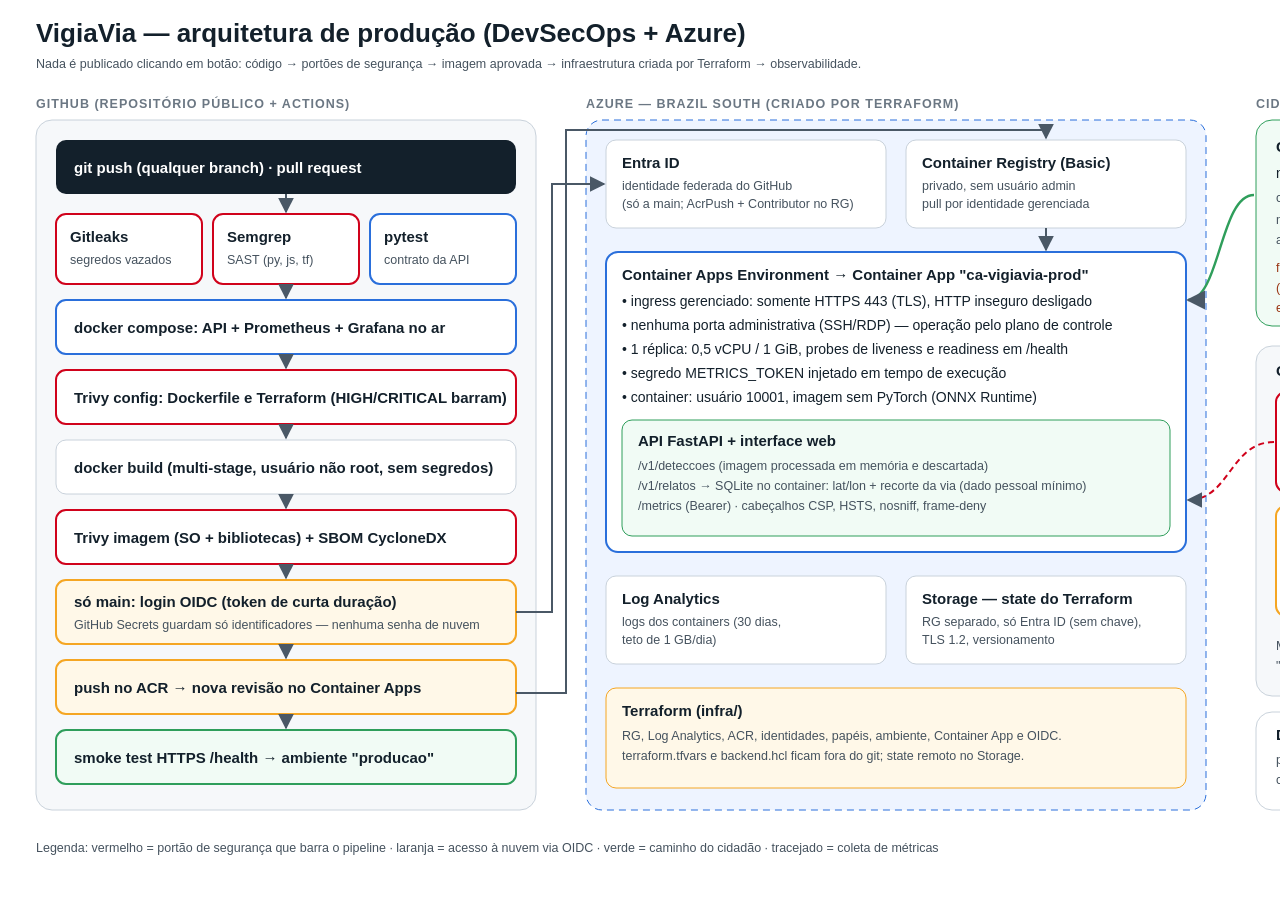
<file: docs/img/arquitetura.html>
<!doctype html>
<html lang="pt-BR"><head><meta charset="utf-8"><title>Arquitetura VigiaVia — produção</title>
<style>
  html, body { margin: 0; background: #fff; font-family: "Segoe UI", Roboto, Arial, sans-serif; }
  .t { font-size: 14px; fill: #13202b; } .tb { font-size: 15px; font-weight: 700; fill: #13202b; }
  .tt { font-size: 12.5px; fill: #45525e; } .h { font-size: 12.5px; font-weight: 700; letter-spacing: .08em; fill: #6b7783; }
  .w { fill: #fff; }
</style></head>
<body>
<svg width="1700" height="900" viewBox="0 0 1700 900" xmlns="http://www.w3.org/2000/svg">
  <defs><marker id="s" viewBox="0 0 10 10" refX="9" refY="5" markerWidth="8" markerHeight="8" orient="auto-start-reverse"><path d="M0,0 L10,5 L0,10 z" fill="#4a5866"/></marker></defs>
  <rect width="1700" height="900" fill="#fff"/>
  <text x="36" y="42" style="font-size:26px;font-weight:800;fill:#13202b">VigiaVia — arquitetura de produção (DevSecOps + Azure)</text>
  <text x="36" y="68" class="tt">Nada é publicado clicando em botão: código → portões de segurança → imagem aprovada → infraestrutura criada por Terraform → observabilidade.</text>

  <!-- coluna 1: GitHub -->
  <text x="36" y="108" class="h">GITHUB (REPOSITÓRIO PÚBLICO + ACTIONS)</text>
  <rect x="36" y="120" width="500" height="690" rx="16" fill="#f6f8fa" stroke="#c9d2db"/>
  <rect x="56" y="140" width="460" height="54" rx="10" fill="#13202b"/><text x="74" y="173" class="tb w" style="fill:#fff">git push (qualquer branch)  ·  pull request</text>
  <g>
    <rect x="56" y="214" width="146" height="70" rx="10" fill="#fff" stroke="#d0021b" stroke-width="2"/><text x="70" y="242" class="tb">Gitleaks</text><text x="70" y="264" class="tt">segredos vazados</text>
    <rect x="213" y="214" width="146" height="70" rx="10" fill="#fff" stroke="#d0021b" stroke-width="2"/><text x="227" y="242" class="tb">Semgrep</text><text x="227" y="264" class="tt">SAST (py, js, tf)</text>
    <rect x="370" y="214" width="146" height="70" rx="10" fill="#fff" stroke="#2a6fdb" stroke-width="2"/><text x="384" y="242" class="tb">pytest</text><text x="384" y="264" class="tt">contrato da API</text>
    <rect x="56" y="300" width="460" height="54" rx="10" fill="#fff" stroke="#2a6fdb" stroke-width="2"/><text x="74" y="333" class="tb">docker compose: API + Prometheus + Grafana no ar</text>
    <rect x="56" y="370" width="460" height="54" rx="10" fill="#fff" stroke="#d0021b" stroke-width="2"/><text x="74" y="403" class="tb">Trivy config: Dockerfile e Terraform (HIGH/CRITICAL barram)</text>
    <rect x="56" y="440" width="460" height="54" rx="10" fill="#fff" stroke="#c9d2db"/><text x="74" y="473" class="tb">docker build (multi-stage, usuário não root, sem segredos)</text>
    <rect x="56" y="510" width="460" height="54" rx="10" fill="#fff" stroke="#d0021b" stroke-width="2"/><text x="74" y="543" class="tb">Trivy imagem (SO + bibliotecas) + SBOM CycloneDX</text>
    <rect x="56" y="580" width="460" height="64" rx="10" fill="#fff8e8" stroke="#f5a623" stroke-width="2"/><text x="74" y="607" class="tb">só main: login OIDC (token de curta duração)</text><text x="74" y="629" class="tt">GitHub Secrets guardam só identificadores — nenhuma senha de nuvem</text>
    <rect x="56" y="660" width="460" height="54" rx="10" fill="#fff8e8" stroke="#f5a623" stroke-width="2"/><text x="74" y="693" class="tb">push no ACR → nova revisão no Container Apps</text>
    <rect x="56" y="730" width="460" height="54" rx="10" fill="#f1fbf5" stroke="#2f9e5b" stroke-width="2"/><text x="74" y="763" class="tb">smoke test HTTPS /health → ambiente "producao"</text>
  </g>
  <path d="M286 194 V 212" stroke="#4a5866" stroke-width="2" marker-end="url(#s)"/>
  <path d="M286 284 V 298" stroke="#4a5866" stroke-width="2" marker-end="url(#s)"/>
  <path d="M286 354 V 368" stroke="#4a5866" stroke-width="2" marker-end="url(#s)"/>
  <path d="M286 424 V 438" stroke="#4a5866" stroke-width="2" marker-end="url(#s)"/>
  <path d="M286 494 V 508" stroke="#4a5866" stroke-width="2" marker-end="url(#s)"/>
  <path d="M286 564 V 578" stroke="#4a5866" stroke-width="2" marker-end="url(#s)"/>
  <path d="M286 644 V 658" stroke="#4a5866" stroke-width="2" marker-end="url(#s)"/>
  <path d="M286 714 V 728" stroke="#4a5866" stroke-width="2" marker-end="url(#s)"/>

  <!-- coluna 2: Azure -->
  <text x="586" y="108" class="h">AZURE — BRAZIL SOUTH (CRIADO POR TERRAFORM)</text>
  <rect x="586" y="120" width="620" height="690" rx="16" fill="#eef4ff" stroke="#2a6fdb" stroke-dasharray="7 5"/>
  <rect x="606" y="140" width="280" height="88" rx="10" fill="#fff" stroke="#c9d2db"/><text x="622" y="168" class="tb">Entra ID</text><text x="622" y="190" class="tt">identidade federada do GitHub</text><text x="622" y="208" class="tt">(só a main; AcrPush + Contributor no RG)</text>
  <rect x="906" y="140" width="280" height="88" rx="10" fill="#fff" stroke="#c9d2db"/><text x="922" y="168" class="tb">Container Registry (Basic)</text><text x="922" y="190" class="tt">privado, sem usuário admin</text><text x="922" y="208" class="tt">pull por identidade gerenciada</text>
  <rect x="606" y="252" width="580" height="300" rx="12" fill="#fff" stroke="#2a6fdb" stroke-width="2"/>
  <text x="622" y="280" class="tb">Container Apps Environment → Container App "ca-vigiavia-prod"</text>
  <text x="622" y="306" class="t">• ingress gerenciado: somente HTTPS 443 (TLS), HTTP inseguro desligado</text>
  <text x="622" y="330" class="t">• nenhuma porta administrativa (SSH/RDP) — operação pelo plano de controle</text>
  <text x="622" y="354" class="t">• 1 réplica: 0,5 vCPU / 1 GiB, probes de liveness e readiness em /health</text>
  <text x="622" y="378" class="t">• segredo METRICS_TOKEN injetado em tempo de execução</text>
  <text x="622" y="402" class="t">• container: usuário 10001, imagem sem PyTorch (ONNX Runtime)</text>
  <rect x="622" y="420" width="548" height="116" rx="10" fill="#f1fbf5" stroke="#2f9e5b"/>
  <text x="638" y="446" class="tb">API FastAPI + interface web</text>
  <text x="638" y="470" class="tt">/v1/deteccoes (imagem processada em memória e descartada)</text>
  <text x="638" y="490" class="tt">/v1/relatos → SQLite no container: lat/lon + recorte da via (dado pessoal mínimo)</text>
  <text x="638" y="510" class="tt">/metrics (Bearer) · cabeçalhos CSP, HSTS, nosniff, frame-deny</text>
  <rect x="606" y="576" width="280" height="88" rx="10" fill="#fff" stroke="#c9d2db"/><text x="622" y="604" class="tb">Log Analytics</text><text x="622" y="626" class="tt">logs dos containers (30 dias,</text><text x="622" y="644" class="tt">teto de 1 GB/dia)</text>
  <rect x="906" y="576" width="280" height="88" rx="10" fill="#fff" stroke="#c9d2db"/><text x="922" y="604" class="tb">Storage — state do Terraform</text><text x="922" y="626" class="tt">RG separado, só Entra ID (sem chave),</text><text x="922" y="644" class="tt">TLS 1.2, versionamento</text>
  <rect x="606" y="688" width="580" height="100" rx="10" fill="#fff8e8" stroke="#f5a623"/>
  <text x="622" y="716" class="tb">Terraform (infra/)</text>
  <text x="622" y="740" class="tt">RG, Log Analytics, ACR, identidades, papéis, ambiente, Container App e OIDC.</text>
  <text x="622" y="760" class="tt">terraform.tfvars e backend.hcl ficam fora do git; state remoto no Storage.</text>

  <!-- coluna 3: usuários e observabilidade -->
  <text x="1256" y="108" class="h">CIDADÃO, ZELADORIA E OBSERVABILIDADE</text>
  <rect x="1256" y="120" width="408" height="206" rx="16" fill="#f1fbf5" stroke="#2f9e5b"/>
  <text x="1276" y="152" class="tb">Cidadão (celular) e zeladoria</text>
  <text x="1276" y="178" class="t">navegador → https://ca-vigiavia-prod…</text>
  <text x="1276" y="202" class="tt">câmera e GPS exigem HTTPS (contexto seguro)</text>
  <text x="1276" y="224" class="tt">modo "no aparelho": ONNX no navegador,</text>
  <text x="1276" y="244" class="tt">a imagem nem sai do celular</text>
  <text x="1276" y="272" class="tt" style="fill:#9a3412">fora do Azure, direto do navegador: mapa</text>
  <text x="1276" y="292" class="tt" style="fill:#9a3412">(OpenStreetMap), busca de endereço (Nominatim)</text>
  <text x="1276" y="312" class="tt" style="fill:#9a3412">e bibliotecas (unpkg, jsDelivr) — ver LGPD</text>
  <rect x="1256" y="346" width="408" height="350" rx="16" fill="#f6f8fa" stroke="#c9d2db"/>
  <text x="1276" y="376" class="tb">Observabilidade (máquina da equipe)</text>
  <rect x="1276" y="392" width="368" height="100" rx="10" fill="#fff" stroke="#d0021b" stroke-width="2"/>
  <text x="1292" y="420" class="tb">Prometheus</text><text x="1292" y="442" class="tt">coleta HTTPS /metrics a cada 15 s (Bearer)</text><text x="1292" y="462" class="tt">regras: fora do ar, latência p95 > 1 s,</text><text x="1292" y="480" class="tt">erros 5xx > 5%, saturação</text>
  <rect x="1276" y="506" width="368" height="110" rx="10" fill="#fff" stroke="#f5a623" stroke-width="2"/>
  <text x="1292" y="534" class="tb">Grafana — 4 sinais de ouro</text><text x="1292" y="556" class="tt">latência · tráfego · erros · saturação</text><text x="1292" y="576" class="tt">+ inferência do modelo e negócio</text><text x="1292" y="596" class="tt">(dashboard versionado como código)</text>
  <text x="1276" y="650" class="tt">Mesma stack sobe com docker compose (perfil</text><text x="1276" y="670" class="tt">"observabilidade"), validada no pipeline.</text>
  <rect x="1256" y="712" width="408" height="98" rx="16" fill="#fff" stroke="#c9d2db"/>
  <text x="1276" y="740" class="tb">Dependabot</text><text x="1276" y="764" class="tt">pip, Docker, Actions e Terraform: correções</text><text x="1276" y="784" class="tt">chegam como PR e passam pelo mesmo pipeline</text>

  <path d="M516 693 H 566 V 130 H 1046 V 138" stroke="#4a5866" stroke-width="2" fill="none" marker-end="url(#s)"/>
  <path d="M516 612 H 552 V 184 H 604" stroke="#4a5866" stroke-width="2" fill="none" marker-end="url(#s)"/>
  <path d="M1046 228 V 250" stroke="#4a5866" stroke-width="2" marker-end="url(#s)"/>
  <path d="M1254 195 C 1220 195, 1220 300, 1188 300" stroke="#2f9e5b" stroke-width="2.4" fill="none" marker-end="url(#s)"/>
  <path d="M1274 442 C 1230 442, 1230 500, 1188 500" stroke="#d0021b" stroke-width="2" fill="none" marker-end="url(#s)" stroke-dasharray="6 4"/>
  <text x="36" y="852" class="tt">Legenda: vermelho = portão de segurança que barra o pipeline · laranja = acesso à nuvem via OIDC · verde = caminho do cidadão · tracejado = coleta de métricas</text>
</svg>
</body></html>
</file>
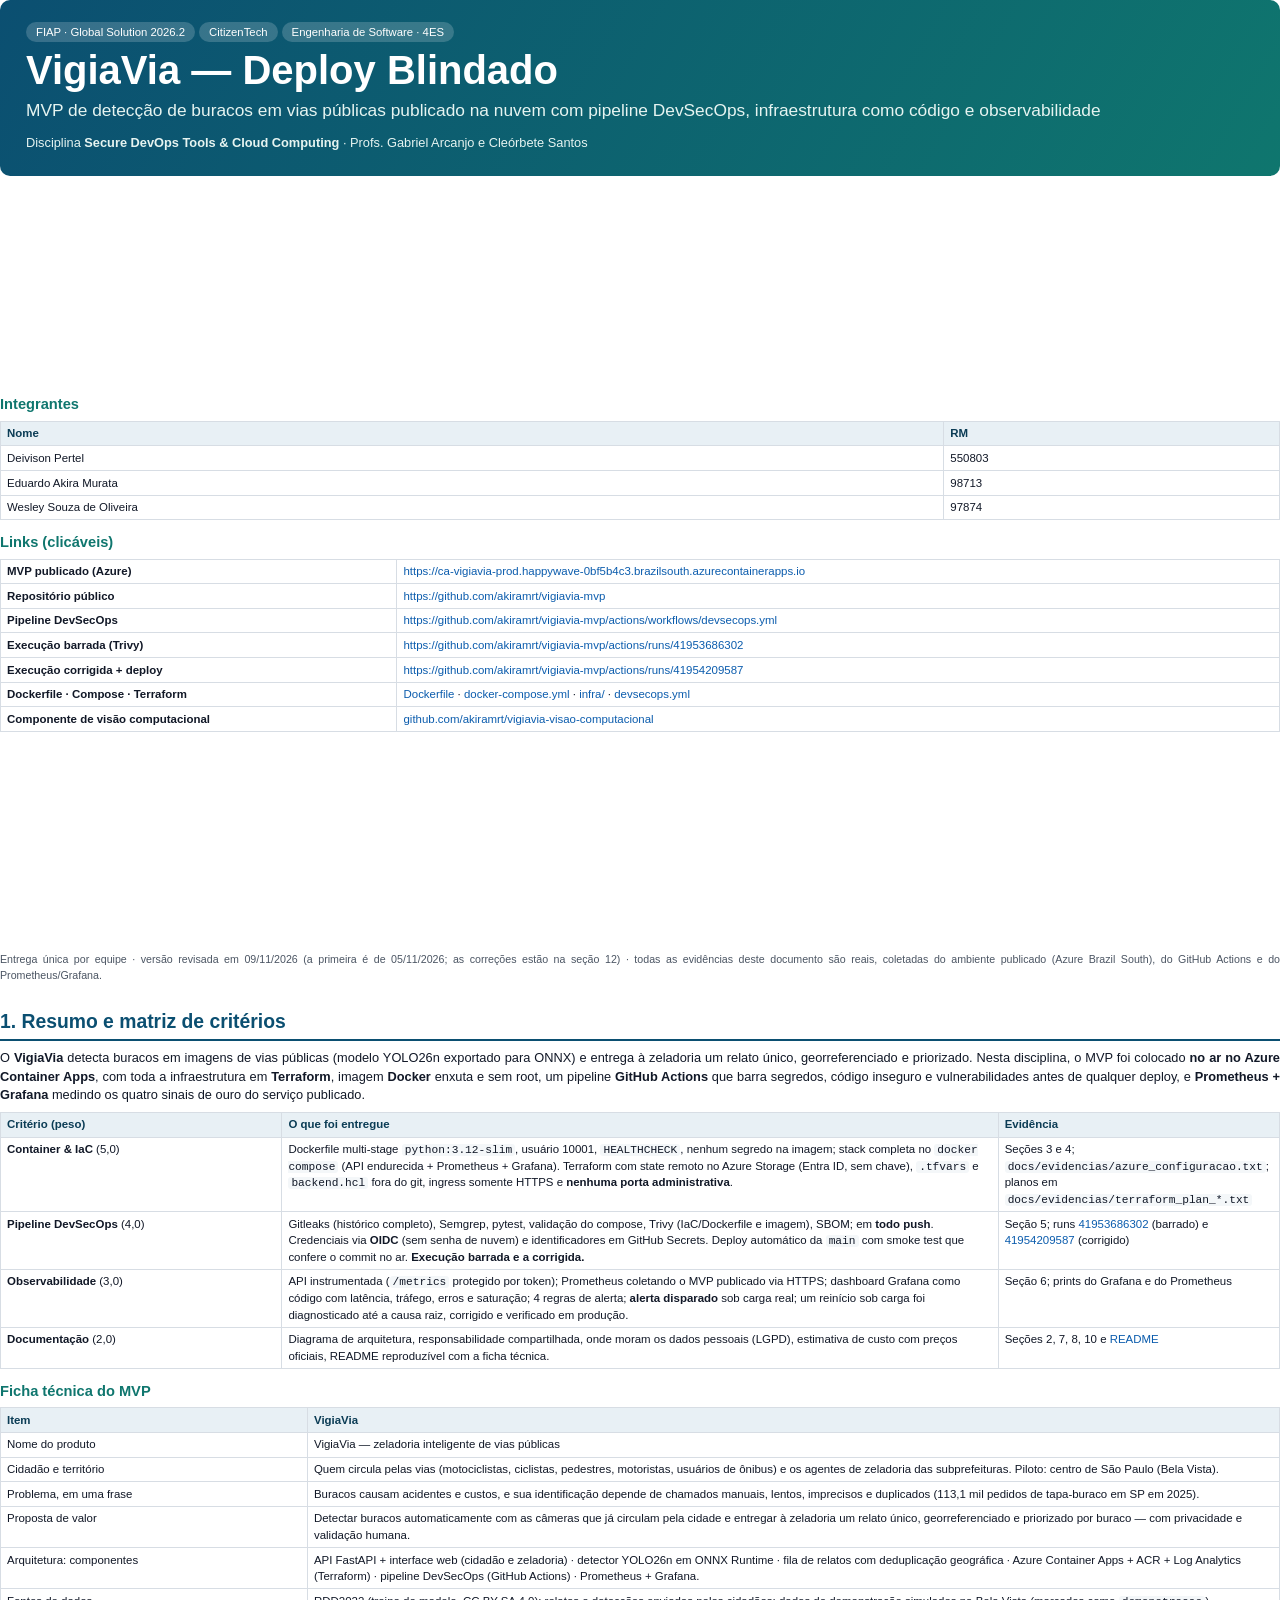
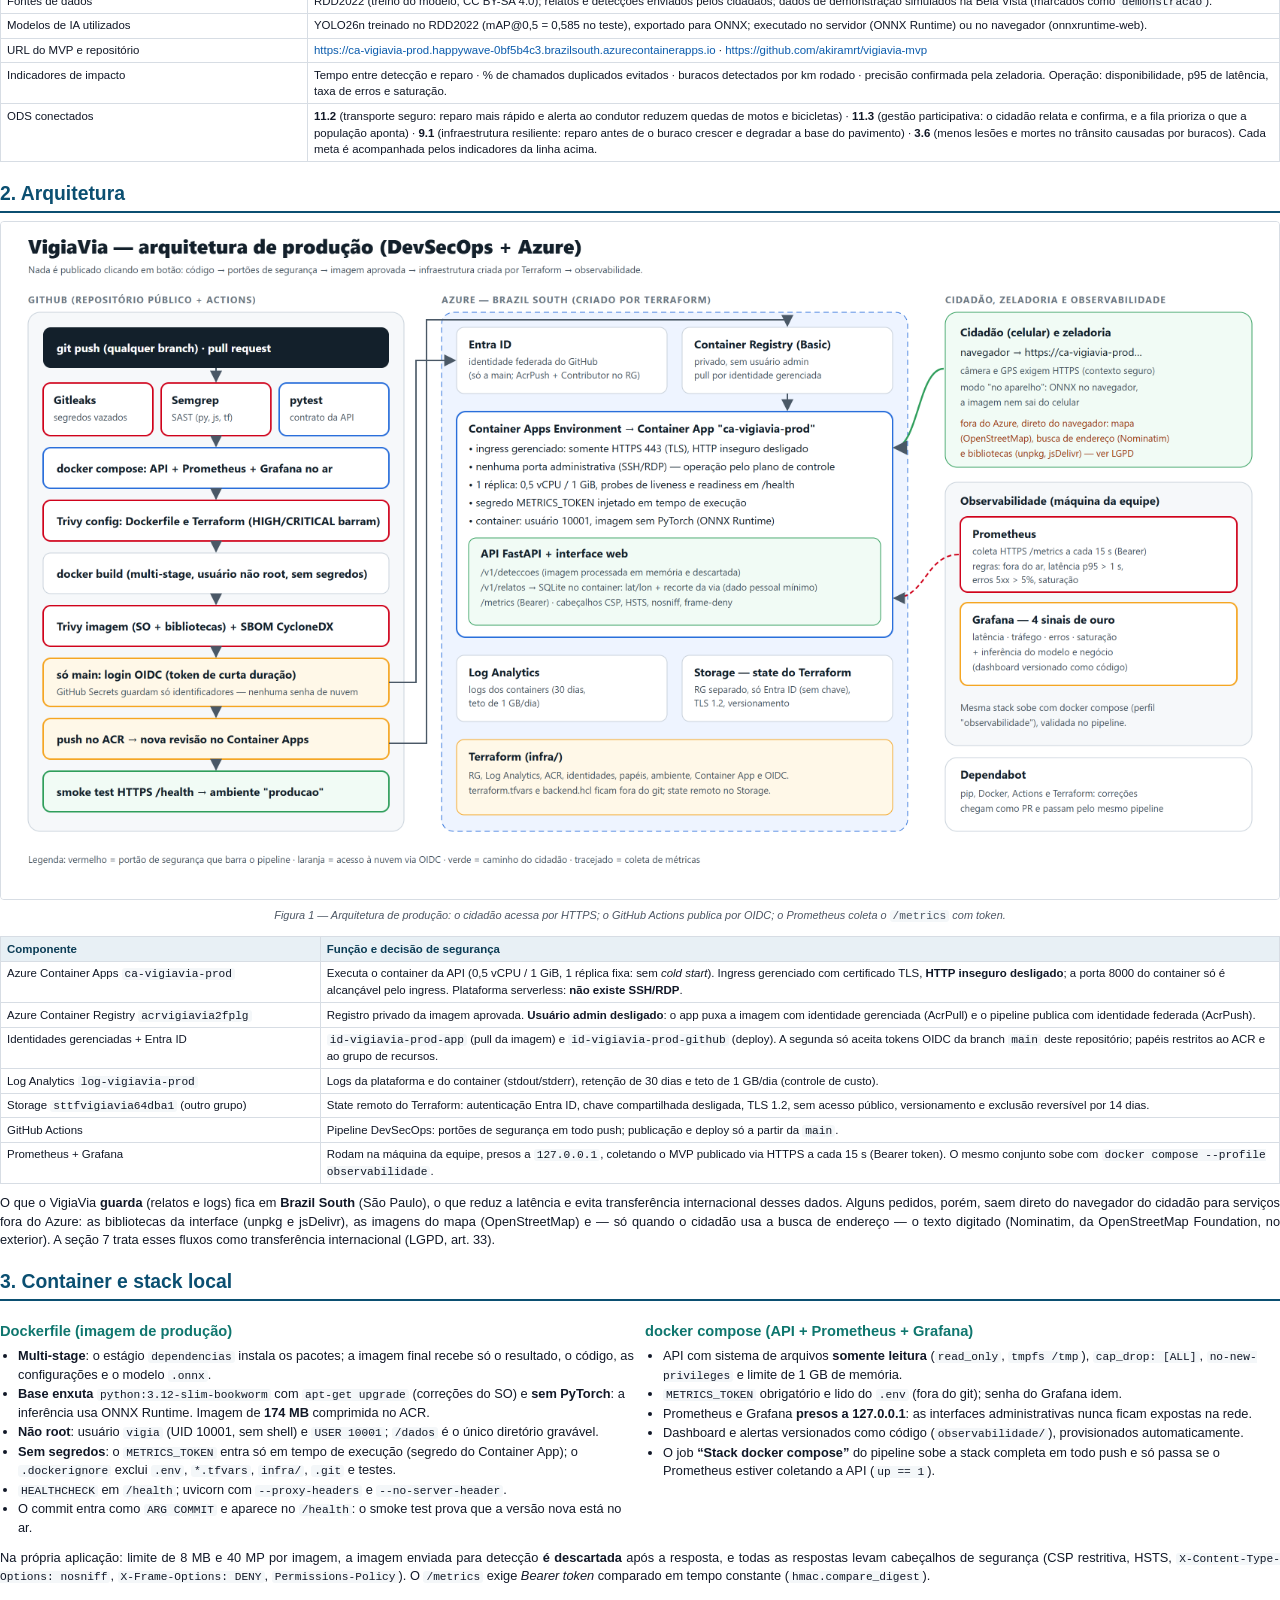
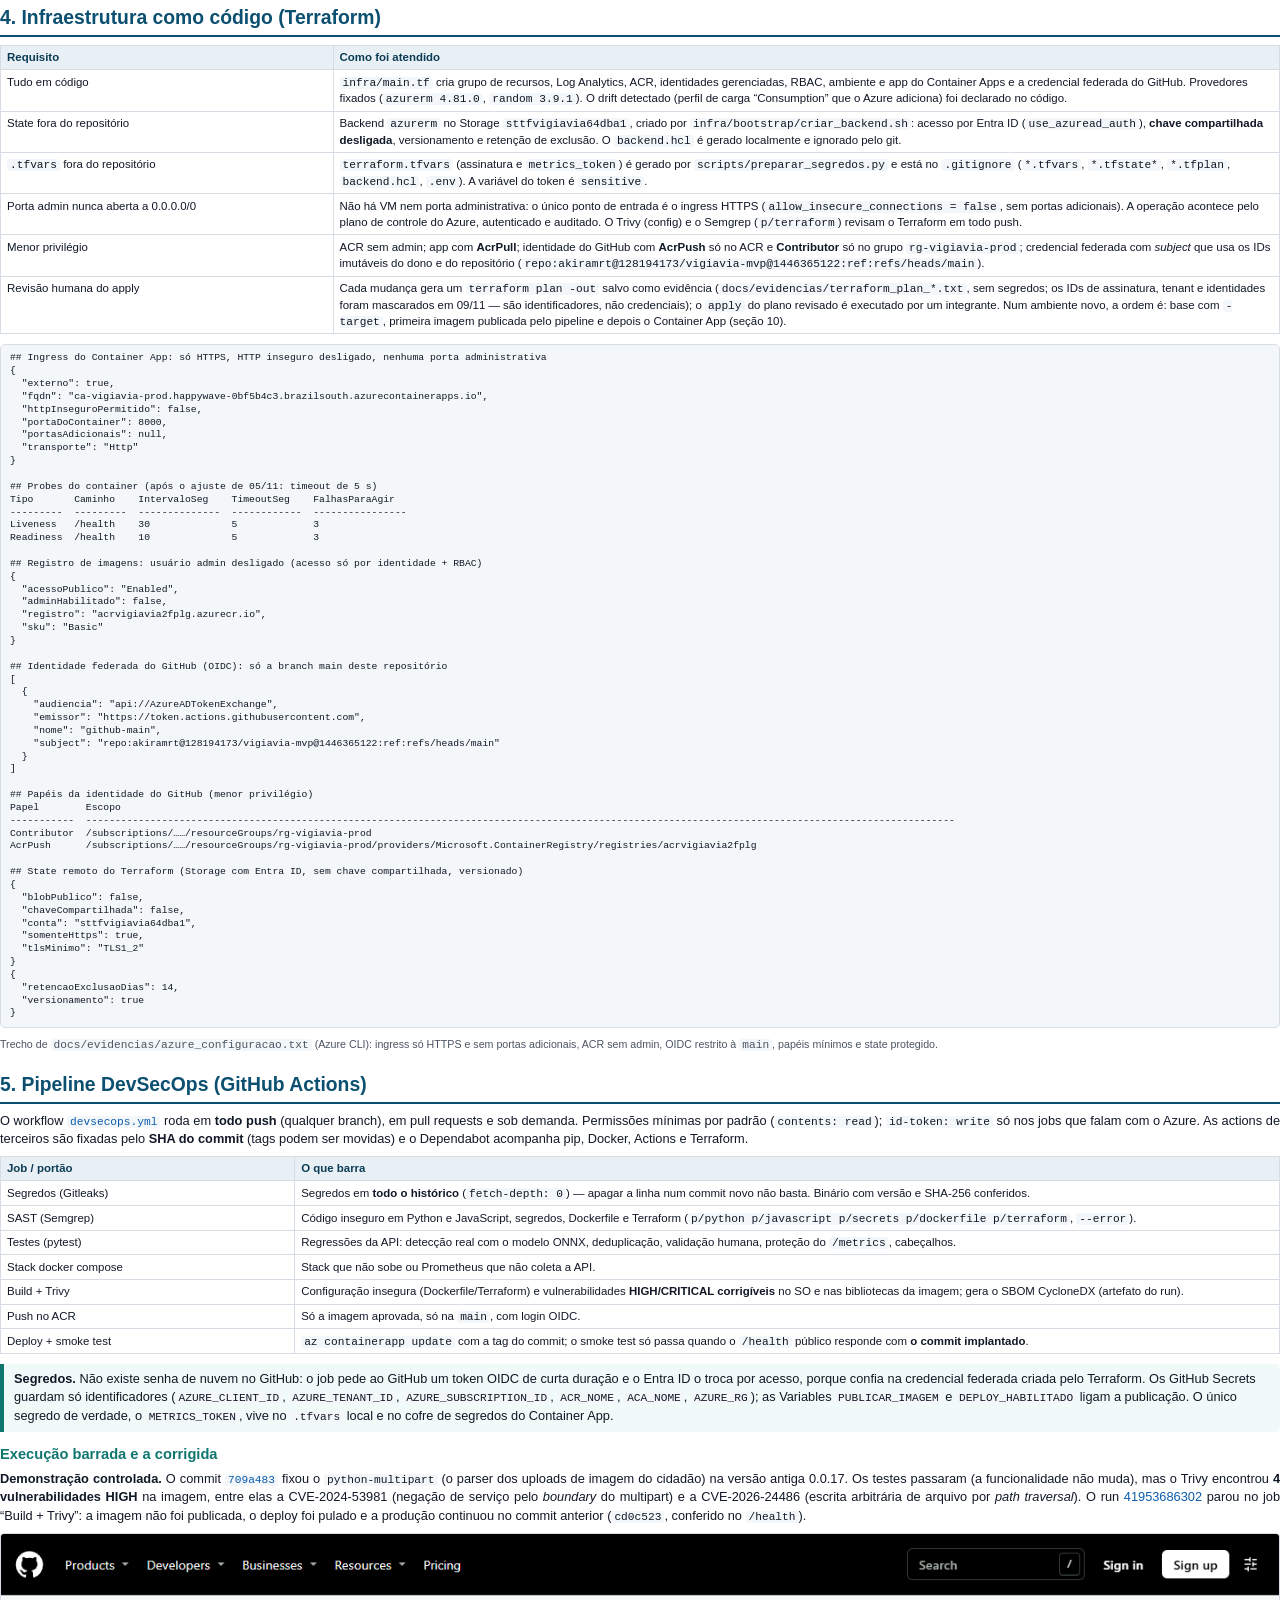
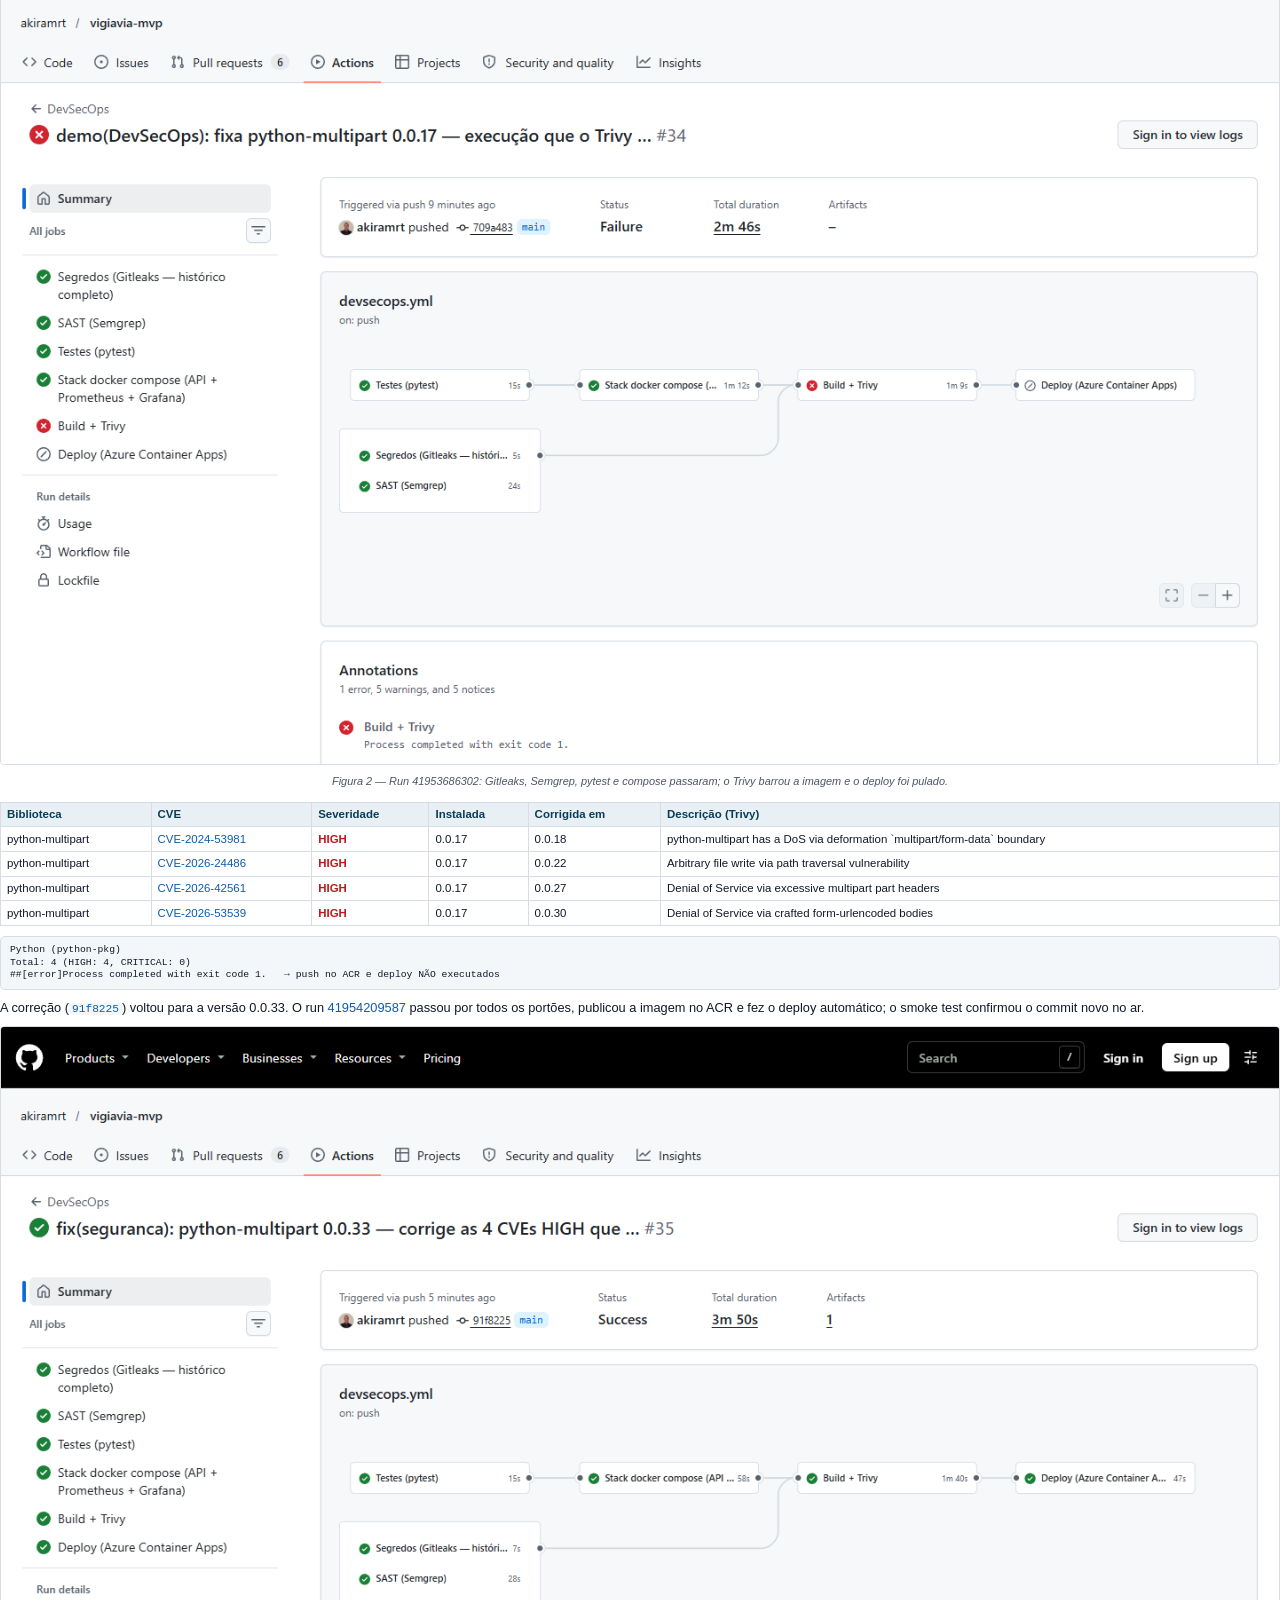
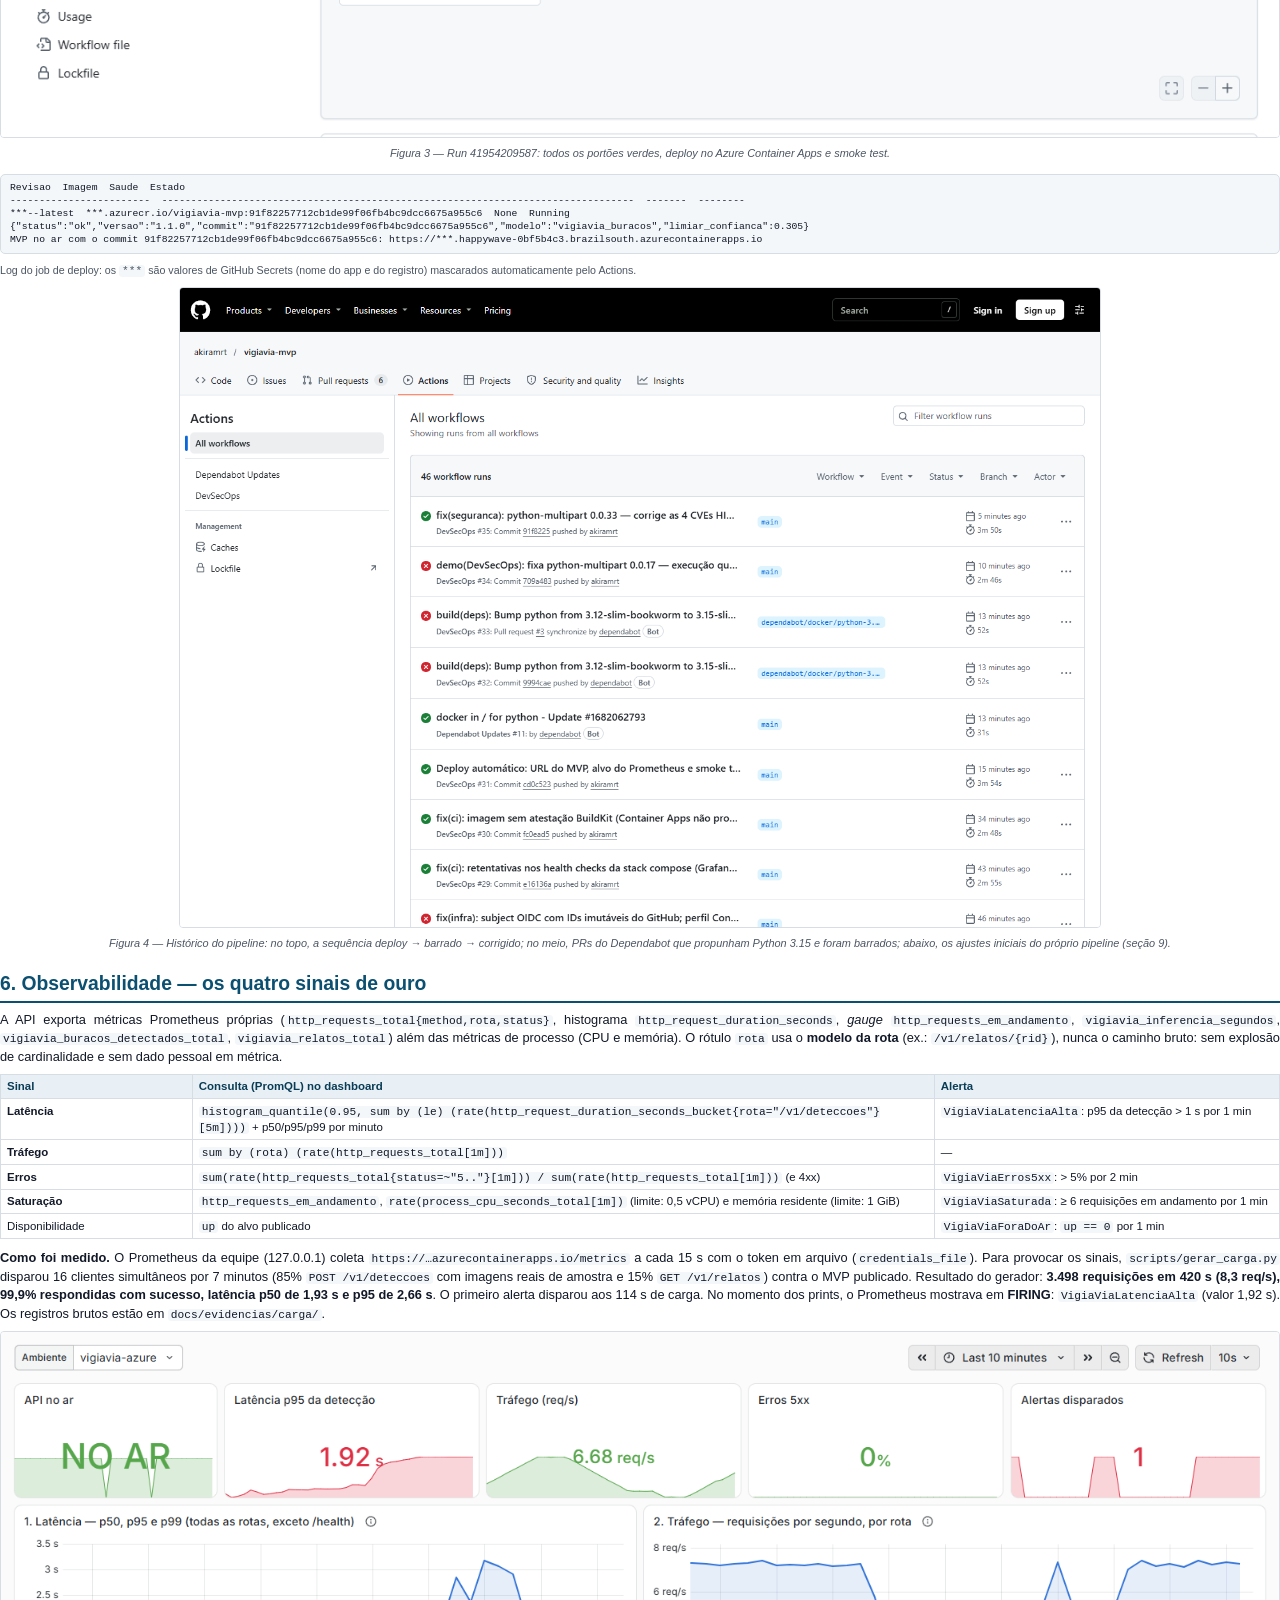
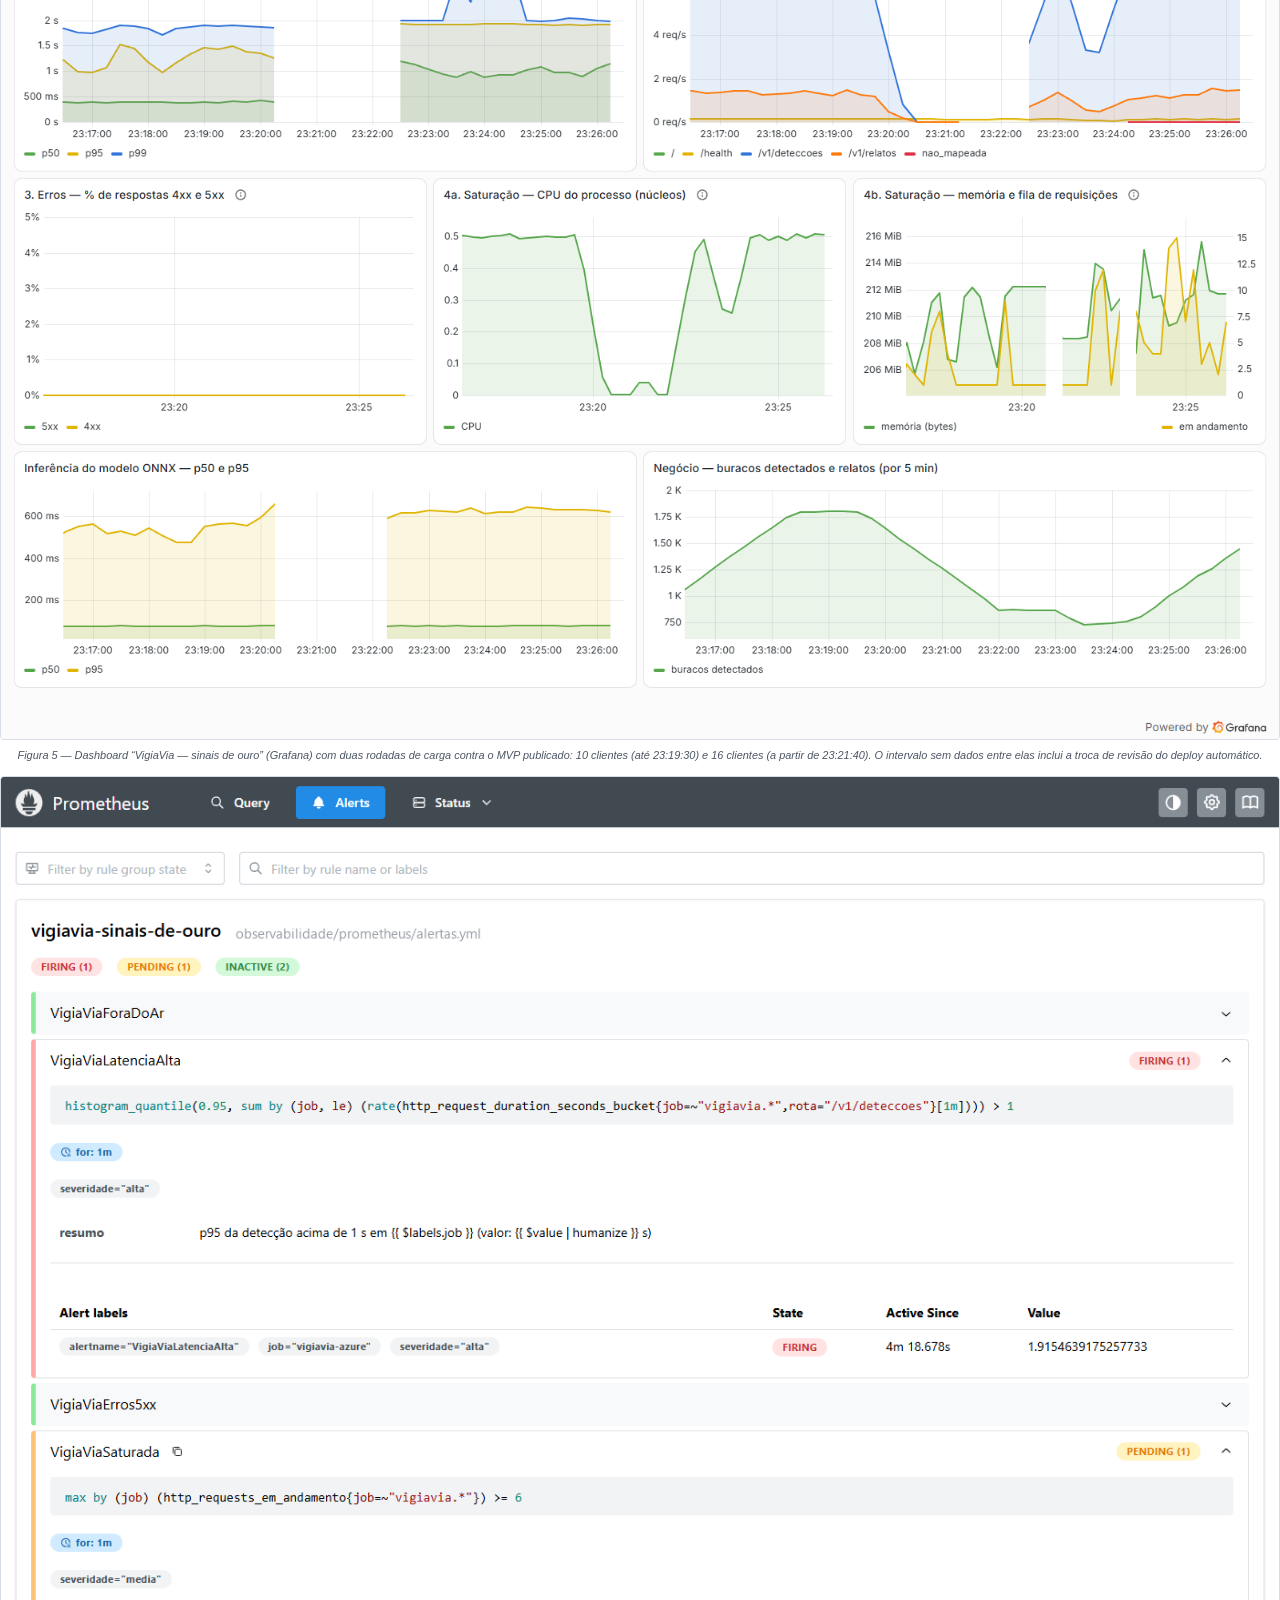
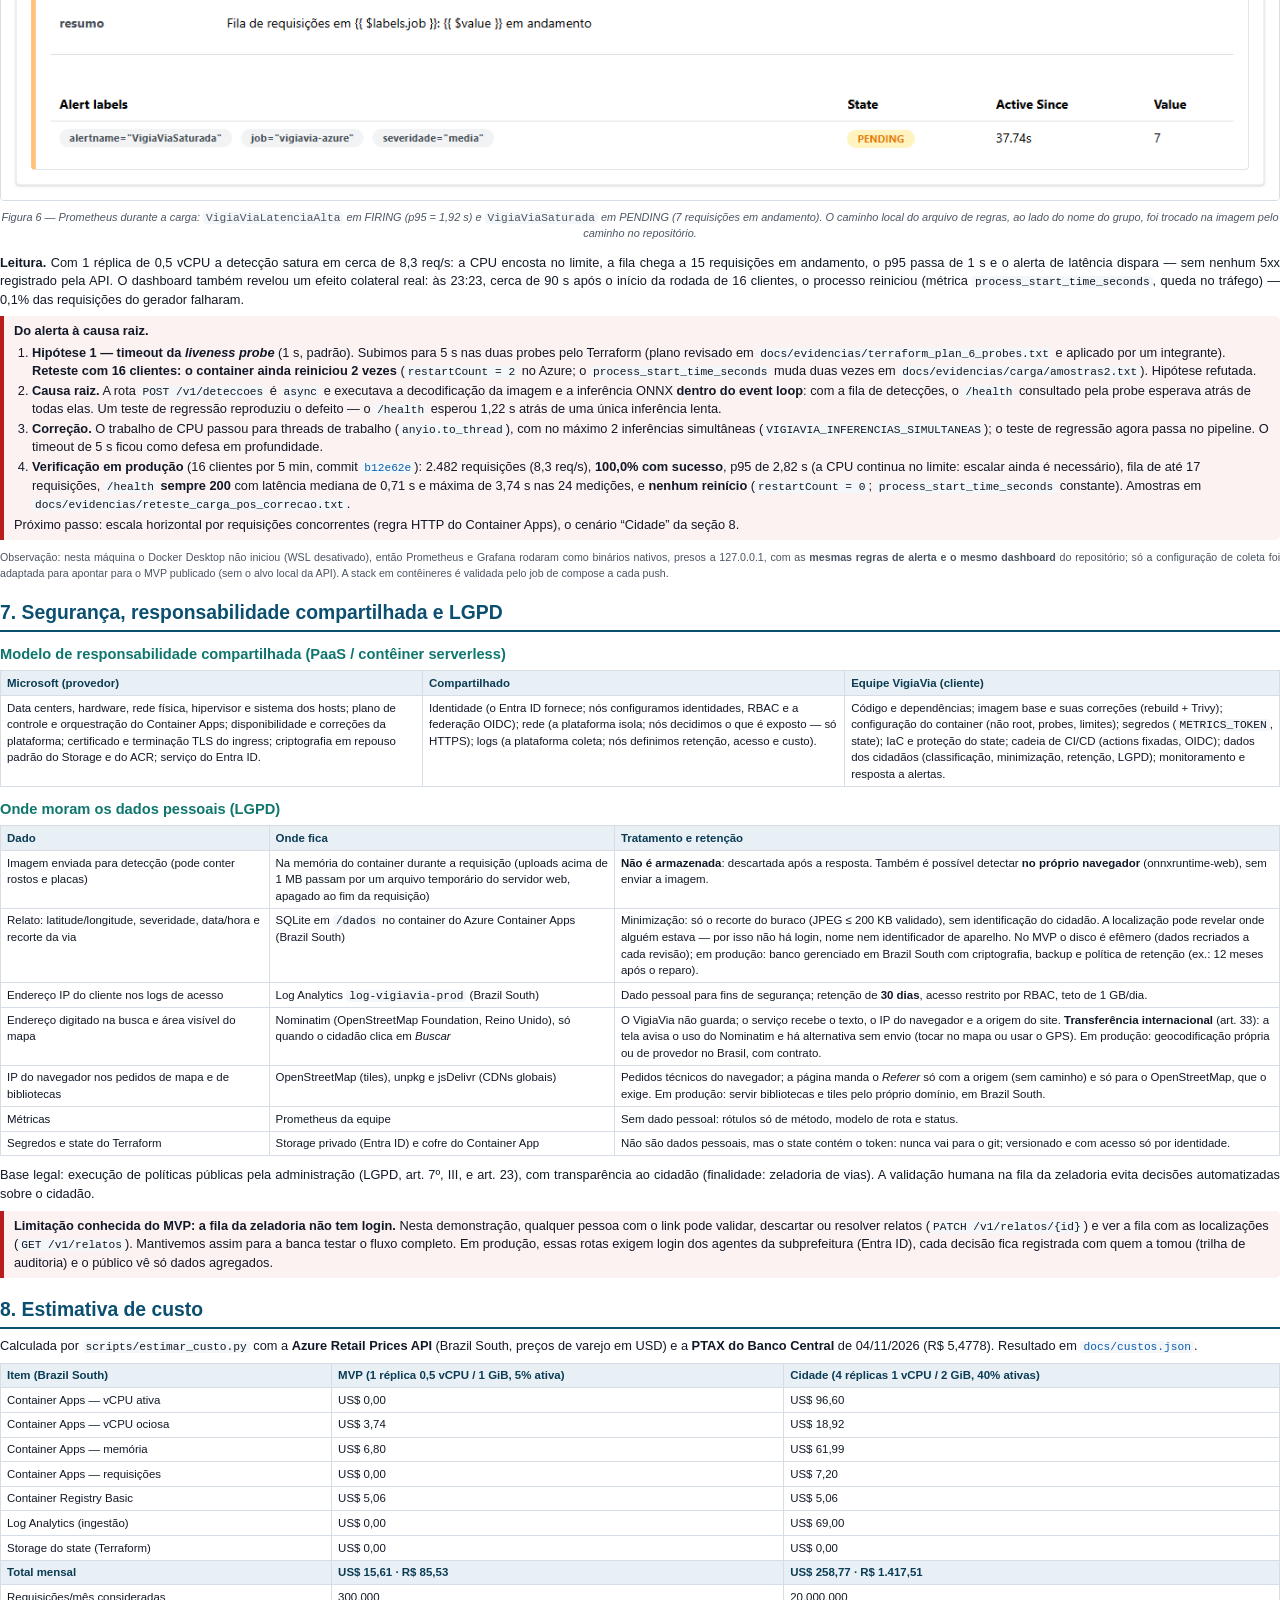
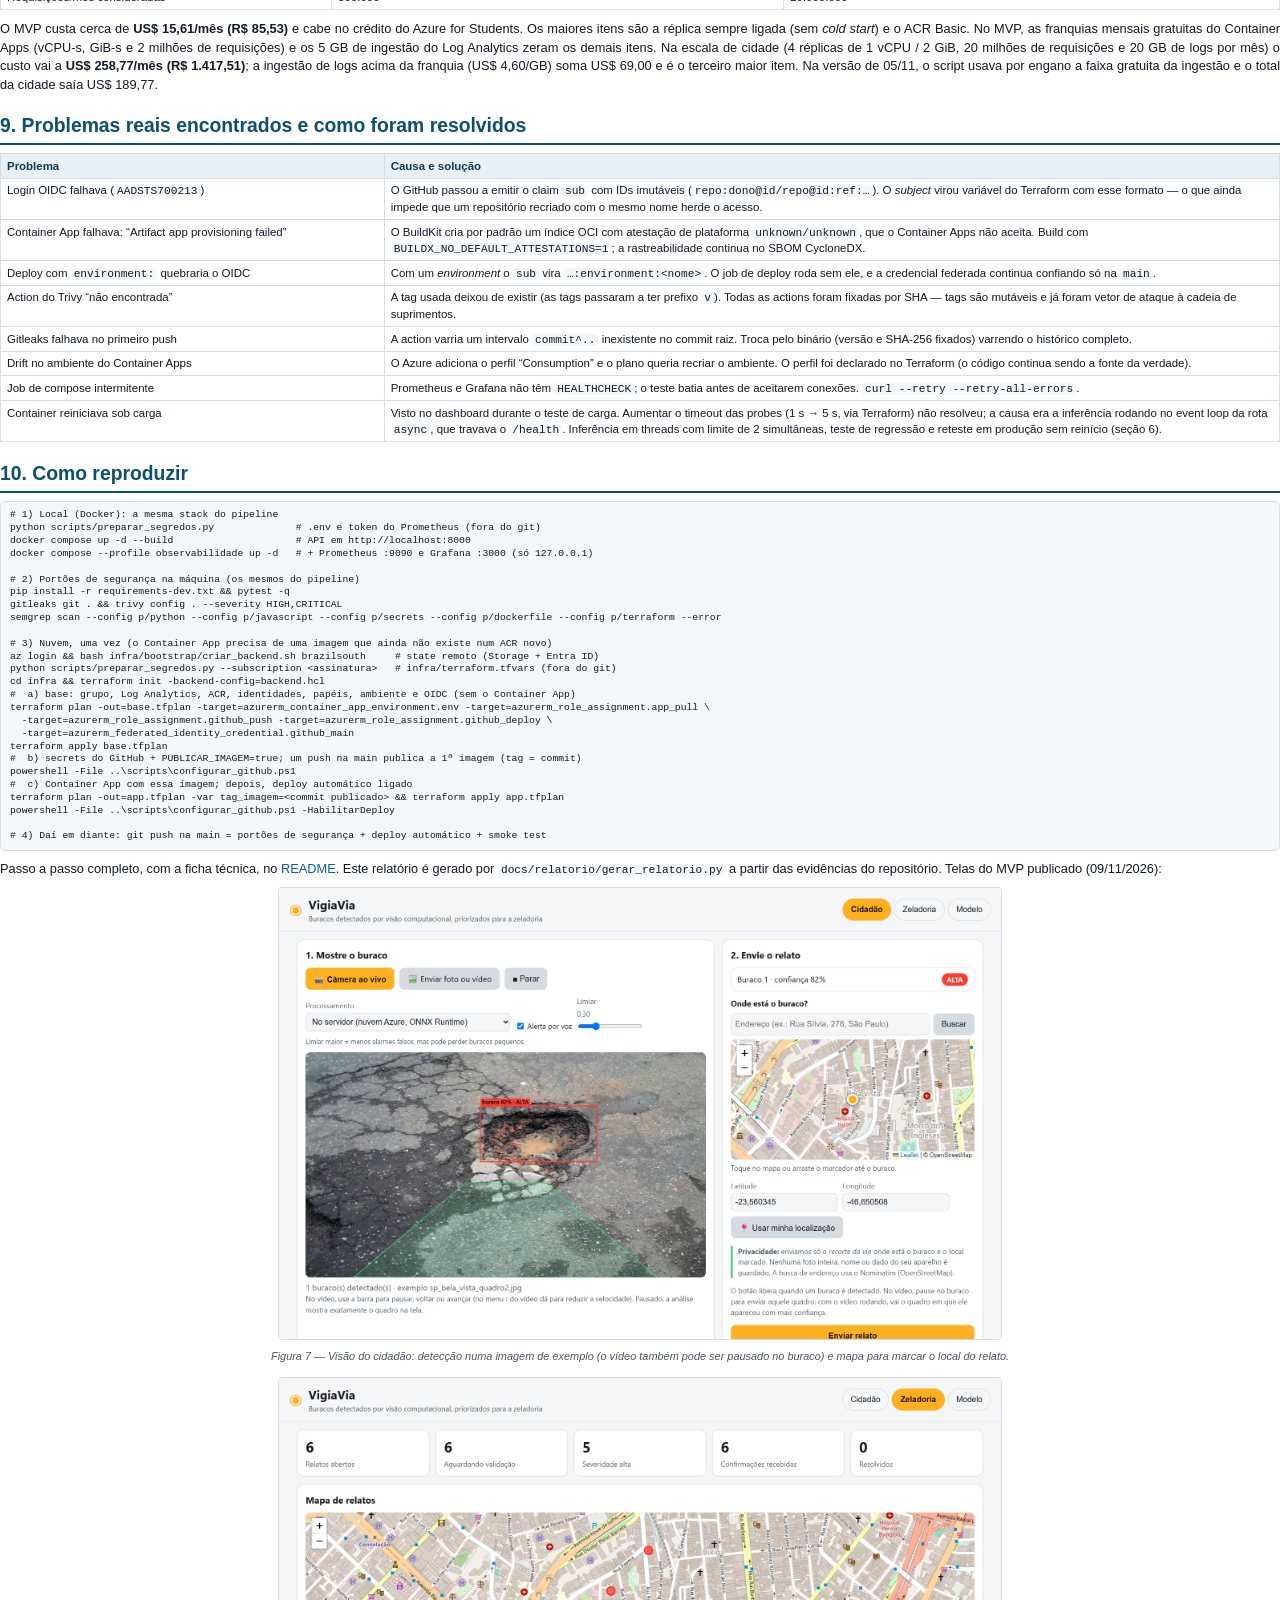
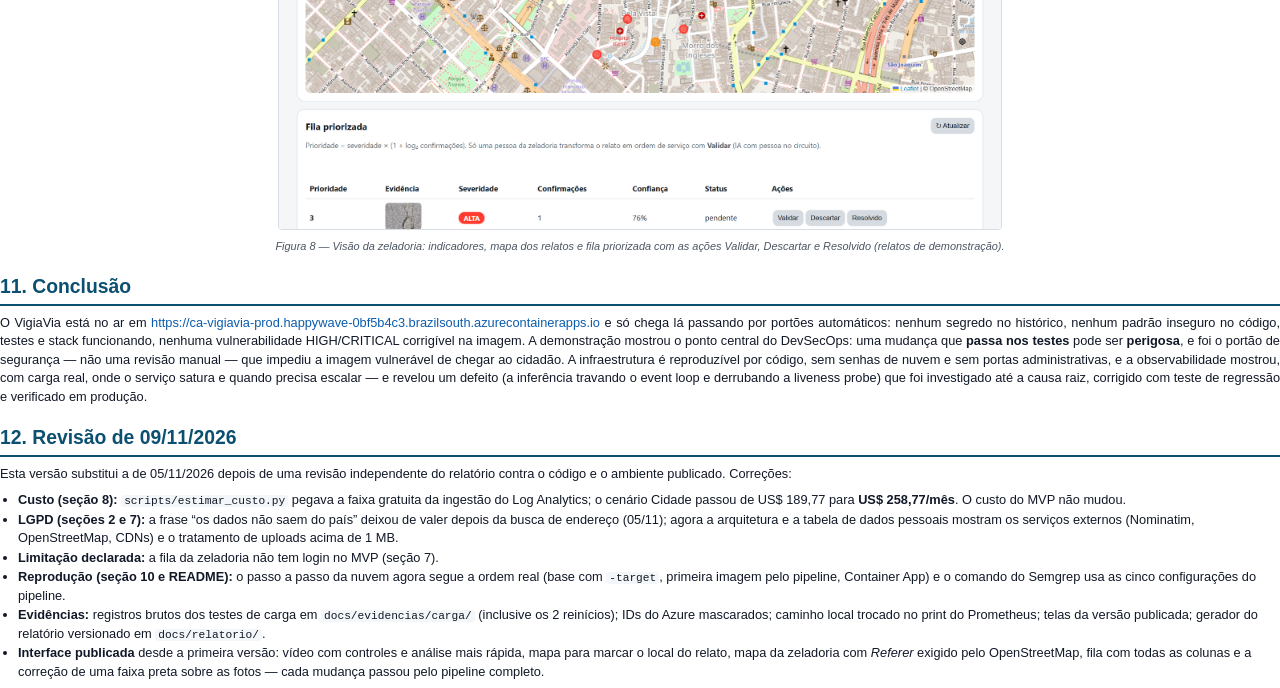
<file: docs/relatorio/relatorio.html>
<!doctype html>
<html lang="pt-BR">
<head>
<meta charset="utf-8">
<title>VigiaVia — Deploy Blindado (Secure DevOps Tools &amp; Cloud Computing)</title>
<style>
  @page { size: A4; margin: 15mm 15mm 17mm;
    @bottom-left { content: "VigiaVia · Deploy Blindado — FIAP Global Solution 2026.2 · 4ES"; font: 7.5pt "Segoe UI", sans-serif; color: #6b7280; }
    @bottom-right { content: counter(page) " / " counter(pages); font: 7.5pt "Segoe UI", sans-serif; color: #6b7280; } }
  @page :first { @bottom-left { content: none; } @bottom-right { content: none; } }
  :root { --azul: #0b4f71; --verde: #0f766e; --verm: #b91c1c; --cinza: #4b5563; --borda: #d7dde4; --fundo: #f4f7f9; }
  * { box-sizing: border-box; }
  body { font: 9.6pt/1.45 "Segoe UI", Arial, sans-serif; color: #111827; margin: 0; background: #fff; }
  h1 { font-size: 25pt; line-height: 1.1; margin: 0 0 6px; color: var(--azul); }
  h2 { font-size: 14.5pt; color: var(--azul); border-bottom: 2px solid var(--azul); padding-bottom: 3px; margin: 18px 0 8px; break-after: avoid; }
  h3 { font-size: 11pt; color: var(--verde); margin: 12px 0 5px; break-after: avoid; }
  p { margin: 4px 0 7px; text-align: justify; }
  a { color: #0b5cad; text-decoration: none; }
  ul { margin: 3px 0 7px 18px; padding: 0; } li { margin: 1px 0; }
  code { font: 8.4pt Consolas, monospace; background: var(--fundo); padding: 0 3px; border-radius: 3px; }
  pre { font: 7.3pt/1.32 Consolas, monospace; background: var(--fundo); border: 1px solid var(--borda); border-radius: 5px; padding: 7px 9px; white-space: pre-wrap; word-break: break-word; margin: 5px 0 9px; break-inside: avoid; }
  table { width: 100%; border-collapse: collapse; margin: 5px 0 10px; font-size: 8.6pt; break-inside: auto; }
  th, td { border: 1px solid var(--borda); padding: 3.5px 6px; vertical-align: top; text-align: left; }
  th { background: #e8f0f5; color: #0b3c55; }
  tr { break-inside: avoid; }
  figure { margin: 8px 0 12px; break-inside: avoid; text-align: center; }
  figure img { max-width: 100%; border: 1px solid var(--borda); border-radius: 4px; }
  figcaption { font-size: 8.2pt; color: var(--cinza); margin-top: 3px; font-style: italic; }
  .capa { height: 262mm; display: flex; flex-direction: column; justify-content: space-between; break-after: page; }
  .faixa { background: linear-gradient(120deg, #0b4f71, #0f766e); color: #fff; border-radius: 10px; padding: 22px 26px; }
  .faixa h1 { color: #fff; font-size: 30pt; } .faixa p { color: #e6f4f1; text-align: left; margin: 2px 0; }
  .selo { display: inline-block; background: rgba(255,255,255,.18); border-radius: 20px; padding: 2px 10px; font-size: 8.5pt; margin: 0 4px 6px 0; }
  .links td:first-child { width: 31%; font-weight: 600; }
  .ok { color: var(--verde); font-weight: 700; } .no { color: var(--verm); font-weight: 700; }
  .caixa { border-left: 4px solid var(--verde); background: #f0faf8; padding: 6px 10px; margin: 6px 0 10px; border-radius: 0 5px 5px 0; break-inside: avoid; }
  .alerta { border-left-color: var(--verm); background: #fdf2f2; }
  .duas { display: grid; grid-template-columns: 1fr 1fr; gap: 10px; }
  .quebra { break-before: page; }
  .peq { font-size: 8pt; color: var(--cinza); }
</style>
</head>
<body>

<section class="capa">
  <div class="faixa">
    <span class="selo">FIAP · Global Solution 2026.2</span><span class="selo">CitizenTech</span><span class="selo">Engenharia de Software · 4ES</span>
    <h1>VigiaVia — Deploy Blindado</h1>
    <p style="font-size:13pt">MVP de detecção de buracos em vias públicas publicado na nuvem com pipeline DevSecOps, infraestrutura como código e observabilidade</p>
    <p style="margin-top:10px">Disciplina <b>Secure DevOps Tools &amp; Cloud Computing</b> · Profs. Gabriel Arcanjo e Cleórbete Santos</p>
  </div>

  <div>
    <h3>Integrantes</h3>
    <table>
      <tr><th>Nome</th><th>RM</th></tr>
      <tr><td>Deivison Pertel</td><td>550803</td></tr>
      <tr><td>Eduardo Akira Murata</td><td>98713</td></tr>
      <tr><td>Wesley Souza de Oliveira</td><td>97874</td></tr>
    </table>
    <h3>Links (clicáveis)</h3>
    <table class="links">
      <tr><td>MVP publicado (Azure)</td><td><a href="https://ca-vigiavia-prod.happywave-0bf5b4c3.brazilsouth.azurecontainerapps.io">https://ca-vigiavia-prod.happywave-0bf5b4c3.brazilsouth.azurecontainerapps.io</a></td></tr>
      <tr><td>Repositório público</td><td><a href="https://github.com/akiramrt/vigiavia-mvp">https://github.com/akiramrt/vigiavia-mvp</a></td></tr>
      <tr><td>Pipeline DevSecOps</td><td><a href="https://github.com/akiramrt/vigiavia-mvp/actions/workflows/devsecops.yml">https://github.com/akiramrt/vigiavia-mvp/actions/workflows/devsecops.yml</a></td></tr>
      <tr><td>Execução barrada (Trivy)</td><td><a href="https://github.com/akiramrt/vigiavia-mvp/actions/runs/41953686302">https://github.com/akiramrt/vigiavia-mvp/actions/runs/41953686302</a></td></tr>
      <tr><td>Execução corrigida + deploy</td><td><a href="https://github.com/akiramrt/vigiavia-mvp/actions/runs/41954209587">https://github.com/akiramrt/vigiavia-mvp/actions/runs/41954209587</a></td></tr>
      <tr><td>Dockerfile · Compose · Terraform</td><td><a href="https://github.com/akiramrt/vigiavia-mvp/blob/main/Dockerfile">Dockerfile</a> · <a href="https://github.com/akiramrt/vigiavia-mvp/blob/main/docker-compose.yml">docker-compose.yml</a> · <a href="https://github.com/akiramrt/vigiavia-mvp/tree/main/infra">infra/</a> · <a href="https://github.com/akiramrt/vigiavia-mvp/blob/main/.github/workflows/devsecops.yml">devsecops.yml</a></td></tr>
      <tr><td>Componente de visão computacional</td><td><a href="https://github.com/akiramrt/vigiavia-visao-computacional">github.com/akiramrt/vigiavia-visao-computacional</a></td></tr>
    </table>
  </div>
  <p class="peq">Entrega única por equipe · versão revisada em 09/11/2026 (a primeira é de 05/11/2026; as correções estão na seção 12) · todas as evidências deste documento são reais, coletadas do ambiente publicado (Azure Brazil South), do GitHub Actions e do Prometheus/Grafana.</p>
</section>

<h2>1. Resumo e matriz de critérios</h2>
<p>O <b>VigiaVia</b> detecta buracos em imagens de vias públicas (modelo YOLO26n exportado para ONNX) e entrega à zeladoria um relato único, georreferenciado e priorizado. Nesta disciplina, o MVP foi colocado <b>no ar no Azure Container Apps</b>, com toda a infraestrutura em <b>Terraform</b>, imagem <b>Docker</b> enxuta e sem root, um pipeline <b>GitHub Actions</b> que barra segredos, código inseguro e vulnerabilidades antes de qualquer deploy, e <b>Prometheus + Grafana</b> medindo os quatro sinais de ouro do serviço publicado.</p>
<table>
  <tr><th style="width:22%">Critério (peso)</th><th>O que foi entregue</th><th style="width:22%">Evidência</th></tr>
  <tr><td><b>Container &amp; IaC</b> (5,0)</td><td>Dockerfile multi-stage <code>python:3.12-slim</code>, usuário 10001, <code>HEALTHCHECK</code>, nenhum segredo na imagem; stack completa no <code>docker compose</code> (API endurecida + Prometheus + Grafana). Terraform com state remoto no Azure Storage (Entra ID, sem chave), <code>.tfvars</code> e <code>backend.hcl</code> fora do git, ingress somente HTTPS e <b>nenhuma porta administrativa</b>.</td><td>Seções 3 e 4; <code>docs/evidencias/azure_configuracao.txt</code>; planos em <code>docs/evidencias/terraform_plan_*.txt</code></td></tr>
  <tr><td><b>Pipeline DevSecOps</b> (4,0)</td><td>Gitleaks (histórico completo), Semgrep, pytest, validação do compose, Trivy (IaC/Dockerfile e imagem), SBOM; em <b>todo push</b>. Credenciais via <b>OIDC</b> (sem senha de nuvem) e identificadores em GitHub Secrets. Deploy automático da <code>main</code> com smoke test que confere o commit no ar. <b>Execução barrada e a corrigida.</b></td><td>Seção 5; runs <a href="https://github.com/akiramrt/vigiavia-mvp/actions/runs/41953686302">41953686302</a> (barrado) e <a href="https://github.com/akiramrt/vigiavia-mvp/actions/runs/41954209587">41954209587</a> (corrigido)</td></tr>
  <tr><td><b>Observabilidade</b> (3,0)</td><td>API instrumentada (<code>/metrics</code> protegido por token); Prometheus coletando o MVP publicado via HTTPS; dashboard Grafana como código com latência, tráfego, erros e saturação; 4 regras de alerta; <b>alerta disparado</b> sob carga real; um reinício sob carga foi diagnosticado até a causa raiz, corrigido e verificado em produção.</td><td>Seção 6; prints do Grafana e do Prometheus</td></tr>
  <tr><td><b>Documentação</b> (2,0)</td><td>Diagrama de arquitetura, responsabilidade compartilhada, onde moram os dados pessoais (LGPD), estimativa de custo com preços oficiais, README reproduzível com a ficha técnica.</td><td>Seções 2, 7, 8, 10 e <a href="https://github.com/akiramrt/vigiavia-mvp#readme">README</a></td></tr>
</table>

<h3>Ficha técnica do MVP</h3>
<table>
  <tr><th style="width:24%">Item</th><th>VigiaVia</th></tr>
  <tr><td>Nome do produto</td><td>VigiaVia — zeladoria inteligente de vias públicas</td></tr>
  <tr><td>Cidadão e território</td><td>Quem circula pelas vias (motociclistas, ciclistas, pedestres, motoristas, usuários de ônibus) e os agentes de zeladoria das subprefeituras. Piloto: centro de São Paulo (Bela Vista).</td></tr>
  <tr><td>Problema, em uma frase</td><td>Buracos causam acidentes e custos, e sua identificação depende de chamados manuais, lentos, imprecisos e duplicados (113,1 mil pedidos de tapa-buraco em SP em 2025).</td></tr>
  <tr><td>Proposta de valor</td><td>Detectar buracos automaticamente com as câmeras que já circulam pela cidade e entregar à zeladoria um relato único, georreferenciado e priorizado por buraco — com privacidade e validação humana.</td></tr>
  <tr><td>Arquitetura: componentes</td><td>API FastAPI + interface web (cidadão e zeladoria) · detector YOLO26n em ONNX Runtime · fila de relatos com deduplicação geográfica · Azure Container Apps + ACR + Log Analytics (Terraform) · pipeline DevSecOps (GitHub Actions) · Prometheus + Grafana.</td></tr>
  <tr><td>Fontes de dados</td><td>RDD2022 (treino do modelo, CC BY-SA 4.0); relatos e detecções enviados pelos cidadãos; dados de demonstração simulados na Bela Vista (marcados como <code>demonstracao</code>).</td></tr>
  <tr><td>Modelos de IA utilizados</td><td>YOLO26n treinado no RDD2022 (mAP@0,5 = 0,585 no teste), exportado para ONNX; executado no servidor (ONNX Runtime) ou no navegador (onnxruntime-web).</td></tr>
  <tr><td>URL do MVP e repositório</td><td><a href="https://ca-vigiavia-prod.happywave-0bf5b4c3.brazilsouth.azurecontainerapps.io">https://ca-vigiavia-prod.happywave-0bf5b4c3.brazilsouth.azurecontainerapps.io</a> · <a href="https://github.com/akiramrt/vigiavia-mvp">https://github.com/akiramrt/vigiavia-mvp</a></td></tr>
  <tr><td>Indicadores de impacto</td><td>Tempo entre detecção e reparo · % de chamados duplicados evitados · buracos detectados por km rodado · precisão confirmada pela zeladoria. Operação: disponibilidade, p95 de latência, taxa de erros e saturação.</td></tr>
  <tr><td>ODS conectados</td><td><b>11.2</b> (transporte seguro: reparo mais rápido e alerta ao condutor reduzem quedas de motos e bicicletas) · <b>11.3</b> (gestão participativa: o cidadão relata e confirma, e a fila prioriza o que a população aponta) · <b>9.1</b> (infraestrutura resiliente: reparo antes de o buraco crescer e degradar a base do pavimento) · <b>3.6</b> (menos lesões e mortes no trânsito causadas por buracos). Cada meta é acompanhada pelos indicadores da linha acima.</td></tr>
</table>

<h2>2. Arquitetura</h2>
<figure><img src="../img/arquitetura.png" alt="Diagrama de arquitetura"><figcaption>Figura 1 — Arquitetura de produção: o cidadão acessa por HTTPS; o GitHub Actions publica por OIDC; o Prometheus coleta o <code>/metrics</code> com token.</figcaption></figure>
<table>
  <tr><th style="width:25%">Componente</th><th>Função e decisão de segurança</th></tr>
  <tr><td>Azure Container Apps <code>ca-vigiavia-prod</code></td><td>Executa o container da API (0,5 vCPU / 1 GiB, 1 réplica fixa: sem <i>cold start</i>). Ingress gerenciado com certificado TLS, <b>HTTP inseguro desligado</b>; a porta 8000 do container só é alcançável pelo ingress. Plataforma serverless: <b>não existe SSH/RDP</b>.</td></tr>
  <tr><td>Azure Container Registry <code>acrvigiavia2fplg</code></td><td>Registro privado da imagem aprovada. <b>Usuário admin desligado</b>: o app puxa a imagem com identidade gerenciada (AcrPull) e o pipeline publica com identidade federada (AcrPush).</td></tr>
  <tr><td>Identidades gerenciadas + Entra ID</td><td><code>id-vigiavia-prod-app</code> (pull da imagem) e <code>id-vigiavia-prod-github</code> (deploy). A segunda só aceita tokens OIDC da branch <code>main</code> deste repositório; papéis restritos ao ACR e ao grupo de recursos.</td></tr>
  <tr><td>Log Analytics <code>log-vigiavia-prod</code></td><td>Logs da plataforma e do container (stdout/stderr), retenção de 30 dias e teto de 1 GB/dia (controle de custo).</td></tr>
  <tr><td>Storage <code>sttfvigiavia64dba1</code> (outro grupo)</td><td>State remoto do Terraform: autenticação Entra ID, chave compartilhada desligada, TLS 1.2, sem acesso público, versionamento e exclusão reversível por 14 dias.</td></tr>
  <tr><td>GitHub Actions</td><td>Pipeline DevSecOps: portões de segurança em todo push; publicação e deploy só a partir da <code>main</code>.</td></tr>
  <tr><td>Prometheus + Grafana</td><td>Rodam na máquina da equipe, presos a <code>127.0.0.1</code>, coletando o MVP publicado via HTTPS a cada 15 s (Bearer token). O mesmo conjunto sobe com <code>docker compose --profile observabilidade</code>.</td></tr>
</table>
<p>O que o VigiaVia <b>guarda</b> (relatos e logs) fica em <b>Brazil South</b> (São Paulo), o que reduz a latência e evita transferência internacional desses dados. Alguns pedidos, porém, saem direto do navegador do cidadão para serviços fora do Azure: as bibliotecas da interface (unpkg e jsDelivr), as imagens do mapa (OpenStreetMap) e — só quando o cidadão usa a busca de endereço — o texto digitado (Nominatim, da OpenStreetMap Foundation, no exterior). A seção 7 trata esses fluxos como transferência internacional (LGPD, art. 33).</p>

<h2>3. Container e stack local</h2>
<div class="duas">
<div>
<h3>Dockerfile (imagem de produção)</h3>
<ul>
  <li><b>Multi-stage</b>: o estágio <code>dependencias</code> instala os pacotes; a imagem final recebe só o resultado, o código, as configurações e o modelo <code>.onnx</code>.</li>
  <li><b>Base enxuta</b> <code>python:3.12-slim-bookworm</code> com <code>apt-get upgrade</code> (correções do SO) e <b>sem PyTorch</b>: a inferência usa ONNX Runtime. Imagem de <b>174 MB</b> comprimida no ACR.</li>
  <li><b>Não root</b>: usuário <code>vigia</code> (UID 10001, sem shell) e <code>USER 10001</code>; <code>/dados</code> é o único diretório gravável.</li>
  <li><b>Sem segredos</b>: o <code>METRICS_TOKEN</code> entra só em tempo de execução (segredo do Container App); o <code>.dockerignore</code> exclui <code>.env</code>, <code>*.tfvars</code>, <code>infra/</code>, <code>.git</code> e testes.</li>
  <li><code>HEALTHCHECK</code> em <code>/health</code>; uvicorn com <code>--proxy-headers</code> e <code>--no-server-header</code>.</li>
  <li>O commit entra como <code>ARG COMMIT</code> e aparece no <code>/health</code>: o smoke test prova que a versão nova está no ar.</li>
</ul>
</div>
<div>
<h3>docker compose (API + Prometheus + Grafana)</h3>
<ul>
  <li>API com sistema de arquivos <b>somente leitura</b> (<code>read_only</code>, <code>tmpfs /tmp</code>), <code>cap_drop: [ALL]</code>, <code>no-new-privileges</code> e limite de 1 GB de memória.</li>
  <li><code>METRICS_TOKEN</code> obrigatório e lido do <code>.env</code> (fora do git); senha do Grafana idem.</li>
  <li>Prometheus e Grafana <b>presos a 127.0.0.1</b>: as interfaces administrativas nunca ficam expostas na rede.</li>
  <li>Dashboard e alertas versionados como código (<code>observabilidade/</code>), provisionados automaticamente.</li>
  <li>O job <b>“Stack docker compose”</b> do pipeline sobe a stack completa em todo push e só passa se o Prometheus estiver coletando a API (<code>up == 1</code>).</li>
</ul>
</div>
</div>
<p>Na própria aplicação: limite de 8 MB e 40 MP por imagem, a imagem enviada para detecção <b>é descartada</b> após a resposta, e todas as respostas levam cabeçalhos de segurança (CSP restritiva, HSTS, <code>X-Content-Type-Options: nosniff</code>, <code>X-Frame-Options: DENY</code>, <code>Permissions-Policy</code>). O <code>/metrics</code> exige <i>Bearer token</i> comparado em tempo constante (<code>hmac.compare_digest</code>).</p>

<h2>4. Infraestrutura como código (Terraform)</h2>
<table>
  <tr><th style="width:26%">Requisito</th><th>Como foi atendido</th></tr>
  <tr><td>Tudo em código</td><td><code>infra/main.tf</code> cria grupo de recursos, Log Analytics, ACR, identidades gerenciadas, RBAC, ambiente e app do Container Apps e a credencial federada do GitHub. Provedores fixados (<code>azurerm 4.81.0</code>, <code>random 3.9.1</code>). O drift detectado (perfil de carga “Consumption” que o Azure adiciona) foi declarado no código.</td></tr>
  <tr><td>State fora do repositório</td><td>Backend <code>azurerm</code> no Storage <code>sttfvigiavia64dba1</code>, criado por <code>infra/bootstrap/criar_backend.sh</code>: acesso por Entra ID (<code>use_azuread_auth</code>), <b>chave compartilhada desligada</b>, versionamento e retenção de exclusão. O <code>backend.hcl</code> é gerado localmente e ignorado pelo git.</td></tr>
  <tr><td><code>.tfvars</code> fora do repositório</td><td><code>terraform.tfvars</code> (assinatura e <code>metrics_token</code>) é gerado por <code>scripts/preparar_segredos.py</code> e está no <code>.gitignore</code> (<code>*.tfvars</code>, <code>*.tfstate*</code>, <code>*.tfplan</code>, <code>backend.hcl</code>, <code>.env</code>). A variável do token é <code>sensitive</code>.</td></tr>
  <tr><td>Porta admin nunca aberta a 0.0.0.0/0</td><td>Não há VM nem porta administrativa: o único ponto de entrada é o ingress HTTPS (<code>allow_insecure_connections = false</code>, sem portas adicionais). A operação acontece pelo plano de controle do Azure, autenticado e auditado. O Trivy (config) e o Semgrep (<code>p/terraform</code>) revisam o Terraform em todo push.</td></tr>
  <tr><td>Menor privilégio</td><td>ACR sem admin; app com <b>AcrPull</b>; identidade do GitHub com <b>AcrPush</b> só no ACR e <b>Contributor</b> só no grupo <code>rg-vigiavia-prod</code>; credencial federada com <i>subject</i> que usa os IDs imutáveis do dono e do repositório (<code>repo:akiramrt@128194173/vigiavia-mvp@1446365122:ref:refs/heads/main</code>).</td></tr>
  <tr><td>Revisão humana do apply</td><td>Cada mudança gera um <code>terraform plan -out</code> salvo como evidência (<code>docs/evidencias/terraform_plan_*.txt</code>, sem segredos; os IDs de assinatura, tenant e identidades foram mascarados em 09/11 — são identificadores, não credenciais); o <code>apply</code> do plano revisado é executado por um integrante. Num ambiente novo, a ordem é: base com <code>-target</code>, primeira imagem publicada pelo pipeline e depois o Container App (seção 10).</td></tr>
</table>
<pre style="break-inside:auto">## Ingress do Container App: só HTTPS, HTTP inseguro desligado, nenhuma porta administrativa
{
  "externo": true,
  "fqdn": "ca-vigiavia-prod.happywave-0bf5b4c3.brazilsouth.azurecontainerapps.io",
  "httpInseguroPermitido": false,
  "portaDoContainer": 8000,
  "portasAdicionais": null,
  "transporte": "Http"
}

## Probes do container (após o ajuste de 05/11: timeout de 5 s)
Tipo       Caminho    IntervaloSeg    TimeoutSeg    FalhasParaAgir
---------  ---------  --------------  ------------  ----------------
Liveness   /health    30              5             3
Readiness  /health    10              5             3

## Registro de imagens: usuário admin desligado (acesso só por identidade + RBAC)
{
  "acessoPublico": "Enabled",
  "adminHabilitado": false,
  "registro": "acrvigiavia2fplg.azurecr.io",
  "sku": "Basic"
}

## Identidade federada do GitHub (OIDC): só a branch main deste repositório
[
  {
    "audiencia": "api://AzureADTokenExchange",
    "emissor": "https://token.actions.githubusercontent.com",
    "nome": "github-main",
    "subject": "repo:akiramrt@128194173/vigiavia-mvp@1446365122:ref:refs/heads/main"
  }
]

## Papéis da identidade do GitHub (menor privilégio)
Papel        Escopo
-----------  -----------------------------------------------------------------------------------------------------------------------------------------------------
Contributor  /subscriptions/……/resourceGroups/rg-vigiavia-prod
AcrPush      /subscriptions/……/resourceGroups/rg-vigiavia-prod/providers/Microsoft.ContainerRegistry/registries/acrvigiavia2fplg

## State remoto do Terraform (Storage com Entra ID, sem chave compartilhada, versionado)
{
  "blobPublico": false,
  "chaveCompartilhada": false,
  "conta": "sttfvigiavia64dba1",
  "somenteHttps": true,
  "tlsMinimo": "TLS1_2"
}
{
  "retencaoExclusaoDias": 14,
  "versionamento": true
}</pre>
<p class="peq">Trecho de <code>docs/evidencias/azure_configuracao.txt</code> (Azure CLI): ingress só HTTPS e sem portas adicionais, ACR sem admin, OIDC restrito à <code>main</code>, papéis mínimos e state protegido.</p>

<h2>5. Pipeline DevSecOps (GitHub Actions)</h2>
<p>O workflow <a href="https://github.com/akiramrt/vigiavia-mvp/blob/main/.github/workflows/devsecops.yml"><code>devsecops.yml</code></a> roda em <b>todo push</b> (qualquer branch), em pull requests e sob demanda. Permissões mínimas por padrão (<code>contents: read</code>); <code>id-token: write</code> só nos jobs que falam com o Azure. As actions de terceiros são fixadas pelo <b>SHA do commit</b> (tags podem ser movidas) e o Dependabot acompanha pip, Docker, Actions e Terraform.</p>
<table>
  <tr><th style="width:23%">Job / portão</th><th>O que barra</th></tr>
  <tr><td>Segredos (Gitleaks)</td><td>Segredos em <b>todo o histórico</b> (<code>fetch-depth: 0</code>) — apagar a linha num commit novo não basta. Binário com versão e SHA-256 conferidos.</td></tr>
  <tr><td>SAST (Semgrep)</td><td>Código inseguro em Python e JavaScript, segredos, Dockerfile e Terraform (<code>p/python p/javascript p/secrets p/dockerfile p/terraform</code>, <code>--error</code>).</td></tr>
  <tr><td>Testes (pytest)</td><td>Regressões da API: detecção real com o modelo ONNX, deduplicação, validação humana, proteção do <code>/metrics</code>, cabeçalhos.</td></tr>
  <tr><td>Stack docker compose</td><td>Stack que não sobe ou Prometheus que não coleta a API.</td></tr>
  <tr><td>Build + Trivy</td><td>Configuração insegura (Dockerfile/Terraform) e vulnerabilidades <b>HIGH/CRITICAL corrigíveis</b> no SO e nas bibliotecas da imagem; gera o SBOM CycloneDX (artefato do run).</td></tr>
  <tr><td>Push no ACR</td><td>Só a imagem aprovada, só na <code>main</code>, com login OIDC.</td></tr>
  <tr><td>Deploy + smoke test</td><td><code>az containerapp update</code> com a tag do commit; o smoke test só passa quando o <code>/health</code> público responde com <b>o commit implantado</b>.</td></tr>
</table>
<div class="caixa"><b>Segredos.</b> Não existe senha de nuvem no GitHub: o job pede ao GitHub um token OIDC de curta duração e o Entra ID o troca por acesso, porque confia na credencial federada criada pelo Terraform. Os GitHub Secrets guardam só identificadores (<code>AZURE_CLIENT_ID</code>, <code>AZURE_TENANT_ID</code>, <code>AZURE_SUBSCRIPTION_ID</code>, <code>ACR_NOME</code>, <code>ACA_NOME</code>, <code>AZURE_RG</code>); as Variables <code>PUBLICAR_IMAGEM</code> e <code>DEPLOY_HABILITADO</code> ligam a publicação. O único segredo de verdade, o <code>METRICS_TOKEN</code>, vive no <code>.tfvars</code> local e no cofre de segredos do Container App.</div>

<h3>Execução barrada e a corrigida</h3>
<p><b>Demonstração controlada.</b> O commit <a href="https://github.com/akiramrt/vigiavia-mvp/commit/709a483"><code>709a483</code></a> fixou o <code>python-multipart</code> (o parser dos uploads de imagem do cidadão) na versão antiga 0.0.17. Os testes passaram (a funcionalidade não muda), mas o Trivy encontrou <b>4 vulnerabilidades HIGH</b> na imagem, entre elas a CVE-2024-53981 (negação de serviço pelo <i>boundary</i> do multipart) e a CVE-2026-24486 (escrita arbitrária de arquivo por <i>path traversal</i>). O run <a href="https://github.com/akiramrt/vigiavia-mvp/actions/runs/41953686302">41953686302</a> parou no job “Build + Trivy”: a imagem não foi publicada, o deploy foi pulado e a produção continuou no commit anterior (<code>cd0c523</code>, conferido no <code>/health</code>).</p>
<figure><img src="../evidencias/img/gh_run_barrado.png" alt="Run barrado"><figcaption>Figura 2 — Run 41953686302: Gitleaks, Semgrep, pytest e compose passaram; o Trivy barrou a imagem e o deploy foi pulado.</figcaption></figure>
<div style='break-inside:avoid'><table><tr><th>Biblioteca</th><th>CVE</th><th>Severidade</th><th>Instalada</th><th>Corrigida em</th><th>Descrição (Trivy)</th></tr><tr><td>python-multipart</td><td><a href='https://avd.aquasec.com/nvd/cve-2024-53981'>CVE-2024-53981</a></td><td class='no'>HIGH</td><td>0.0.17</td><td>0.0.18</td><td>python-multipart has a DoS via deformation `multipart/form-data` boundary</td></tr><tr><td>python-multipart</td><td><a href='https://avd.aquasec.com/nvd/cve-2026-24486'>CVE-2026-24486</a></td><td class='no'>HIGH</td><td>0.0.17</td><td>0.0.22</td><td>Arbitrary file write via path traversal vulnerability</td></tr><tr><td>python-multipart</td><td><a href='https://avd.aquasec.com/nvd/cve-2026-42561'>CVE-2026-42561</a></td><td class='no'>HIGH</td><td>0.0.17</td><td>0.0.27</td><td>Denial of Service via excessive multipart part headers</td></tr><tr><td>python-multipart</td><td><a href='https://avd.aquasec.com/nvd/cve-2026-53539'>CVE-2026-53539</a></td><td class='no'>HIGH</td><td>0.0.17</td><td>0.0.30</td><td>Denial of Service via crafted form-urlencoded bodies</td></tr></table><pre>Python (python-pkg)
Total: 4 (HIGH: 4, CRITICAL: 0)
##[error]Process completed with exit code 1.   → push no ACR e deploy NÃO executados</pre></div>
<p>A correção (<a href="https://github.com/akiramrt/vigiavia-mvp/commit/91f8225"><code>91f8225</code></a>) voltou para a versão 0.0.33. O run <a href="https://github.com/akiramrt/vigiavia-mvp/actions/runs/41954209587">41954209587</a> passou por todos os portões, publicou a imagem no ACR e fez o deploy automático; o smoke test confirmou o commit novo no ar.</p>
<figure><img src="../evidencias/img/gh_run_corrigido.png" alt="Run corrigido"><figcaption>Figura 3 — Run 41954209587: todos os portões verdes, deploy no Azure Container Apps e smoke test.</figcaption></figure>
<pre>Revisao  Imagem  Saude  Estado
------------------------  ---------------------------------------------------------------------------------  -------  --------
***--latest  ***.azurecr.io/vigiavia-mvp:91f82257712cb1de99f06fb4bc9dcc6675a955c6  None  Running
{"status":"ok","versao":"1.1.0","commit":"91f82257712cb1de99f06fb4bc9dcc6675a955c6","modelo":"vigiavia_buracos","limiar_confianca":0.305}
MVP no ar com o commit 91f82257712cb1de99f06fb4bc9dcc6675a955c6: https://***.happywave-0bf5b4c3.brazilsouth.azurecontainerapps.io</pre>
<p class="peq">Log do job de deploy: os <code>***</code> são valores de GitHub Secrets (nome do app e do registro) mascarados automaticamente pelo Actions.</p>
<figure><img src="../evidencias/img/gh_actions_historico.png" alt="Histórico do pipeline" style="max-width:72%"><figcaption>Figura 4 — Histórico do pipeline: no topo, a sequência deploy → barrado → corrigido; no meio, PRs do Dependabot que propunham Python 3.15 e foram barrados; abaixo, os ajustes iniciais do próprio pipeline (seção 9).</figcaption></figure>

<h2>6. Observabilidade — os quatro sinais de ouro</h2>
<p>A API exporta métricas Prometheus próprias (<code>http_requests_total{method,rota,status}</code>, histograma <code>http_request_duration_seconds</code>, <i>gauge</i> <code>http_requests_em_andamento</code>, <code>vigiavia_inferencia_segundos</code>, <code>vigiavia_buracos_detectados_total</code>, <code>vigiavia_relatos_total</code>) além das métricas de processo (CPU e memória). O rótulo <code>rota</code> usa o <b>modelo da rota</b> (ex.: <code>/v1/relatos/{rid}</code>), nunca o caminho bruto: sem explosão de cardinalidade e sem dado pessoal em métrica.</p>
<table>
  <tr><th style="width:15%">Sinal</th><th>Consulta (PromQL) no dashboard</th><th style="width:27%">Alerta</th></tr>
  <tr><td><b>Latência</b></td><td><code>histogram_quantile(0.95, sum by (le) (rate(http_request_duration_seconds_bucket{rota="/v1/deteccoes"}[5m])))</code> + p50/p95/p99 por minuto</td><td><code>VigiaViaLatenciaAlta</code>: p95 da detecção &gt; 1 s por 1 min</td></tr>
  <tr><td><b>Tráfego</b></td><td><code>sum by (rota) (rate(http_requests_total[1m]))</code></td><td>—</td></tr>
  <tr><td><b>Erros</b></td><td><code>sum(rate(http_requests_total{status=~"5.."}[1m])) / sum(rate(http_requests_total[1m]))</code> (e 4xx)</td><td><code>VigiaViaErros5xx</code>: &gt; 5% por 2 min</td></tr>
  <tr><td><b>Saturação</b></td><td><code>http_requests_em_andamento</code>, <code>rate(process_cpu_seconds_total[1m])</code> (limite: 0,5 vCPU) e memória residente (limite: 1 GiB)</td><td><code>VigiaViaSaturada</code>: ≥ 6 requisições em andamento por 1 min</td></tr>
  <tr><td>Disponibilidade</td><td><code>up</code> do alvo publicado</td><td><code>VigiaViaForaDoAr</code>: <code>up == 0</code> por 1 min</td></tr>
</table>
<p><b>Como foi medido.</b> O Prometheus da equipe (127.0.0.1) coleta <code>https://…azurecontainerapps.io/metrics</code> a cada 15 s com o token em arquivo (<code>credentials_file</code>). Para provocar os sinais, <code>scripts/gerar_carga.py</code> disparou 16 clientes simultâneos por 7 minutos (85% <code>POST /v1/deteccoes</code> com imagens reais de amostra e 15% <code>GET /v1/relatos</code>) contra o MVP publicado. Resultado do gerador: <b>3.498 requisições em 420 s (8,3 req/s), 99,9% respondidas com sucesso, latência p50 de 1,93 s e p95 de 2,66 s</b>. O primeiro alerta disparou aos 114 s de carga. No momento dos prints, o Prometheus mostrava em <b>FIRING</b>: <code>VigiaViaLatenciaAlta</code> (valor 1,92 s). Os registros brutos estão em <code>docs/evidencias/carga/</code>.</p>
<figure><img src="../evidencias/img/grafana_sinais_de_ouro.png" alt="Dashboard Grafana"><figcaption>Figura 5 — Dashboard “VigiaVia — sinais de ouro” (Grafana) com duas rodadas de carga contra o MVP publicado: 10 clientes (até 23:19:30) e 16 clientes (a partir de 23:21:40). O intervalo sem dados entre elas inclui a troca de revisão do deploy automático.</figcaption></figure>
<figure><img src="../evidencias/img/prometheus_alertas.png" alt="Alertas Prometheus"><figcaption>Figura 6 — Prometheus durante a carga: <code>VigiaViaLatenciaAlta</code> em FIRING (p95 = 1,92 s) e <code>VigiaViaSaturada</code> em PENDING (7 requisições em andamento). O caminho local do arquivo de regras, ao lado do nome do grupo, foi trocado na imagem pelo caminho no repositório.</figcaption></figure>
<p><b>Leitura.</b> Com 1 réplica de 0,5 vCPU a detecção satura em cerca de 8,3 req/s: a CPU encosta no limite, a fila chega a 15 requisições em andamento, o p95 passa de 1 s e o alerta de latência dispara — sem nenhum 5xx registrado pela API. O dashboard também revelou um efeito colateral real: às 23:23, cerca de 90 s após o início da rodada de 16 clientes, o processo reiniciou (métrica <code>process_start_time_seconds</code>, queda no tráfego) — 0,1% das requisições do gerador falharam.</p>
<div class="caixa alerta"><b>Do alerta à causa raiz.</b>
<ol style="margin:3px 0 2px 18px; padding:0">
  <li><b>Hipótese 1 — timeout da <i>liveness probe</i></b> (1 s, padrão). Subimos para 5 s nas duas probes pelo Terraform (plano revisado em <code>docs/evidencias/terraform_plan_6_probes.txt</code> e aplicado por um integrante). <b>Reteste com 16 clientes: o container ainda reiniciou 2 vezes</b> (<code>restartCount = 2</code> no Azure; o <code>process_start_time_seconds</code> muda duas vezes em <code>docs/evidencias/carga/amostras2.txt</code>). Hipótese refutada.</li>
  <li><b>Causa raiz.</b> A rota <code>POST /v1/deteccoes</code> é <code>async</code> e executava a decodificação da imagem e a inferência ONNX <b>dentro do event loop</b>: com a fila de detecções, o <code>/health</code> consultado pela probe esperava atrás de todas elas. Um teste de regressão reproduziu o defeito — o <code>/health</code> esperou 1,22 s atrás de uma única inferência lenta.</li>
  <li><b>Correção.</b> O trabalho de CPU passou para threads de trabalho (<code>anyio.to_thread</code>), com no máximo 2 inferências simultâneas (<code>VIGIAVIA_INFERENCIAS_SIMULTANEAS</code>); o teste de regressão agora passa no pipeline. O timeout de 5 s ficou como defesa em profundidade.</li>
  <li><b>Verificação em produção</b> (16 clientes por 5 min, commit <a href="https://github.com/akiramrt/vigiavia-mvp/commit/b12e62e"><code>b12e62e</code></a>): 2.482 requisições (8,3 req/s), <b>100,0% com sucesso</b>, p95 de 2,82 s (a CPU continua no limite: escalar ainda é necessário), fila de até 17 requisições, <b><code>/health</code> sempre 200</b> com latência mediana de 0,71 s e máxima de 3,74 s nas 24 medições, e <b>nenhum reinício</b> (<code>restartCount = 0</code>; <code>process_start_time_seconds</code> constante). Amostras em <code>docs/evidencias/reteste_carga_pos_correcao.txt</code>.</li>
</ol>
Próximo passo: escala horizontal por requisições concorrentes (regra HTTP do Container Apps), o cenário “Cidade” da seção 8.</div>
<p class="peq">Observação: nesta máquina o Docker Desktop não iniciou (WSL desativado), então Prometheus e Grafana rodaram como binários nativos, presos a 127.0.0.1, com as <b>mesmas regras de alerta e o mesmo dashboard</b> do repositório; só a configuração de coleta foi adaptada para apontar para o MVP publicado (sem o alvo local da API). A stack em contêineres é validada pelo job de compose a cada push.</p>

<div style="break-inside:avoid"><h2>7. Segurança, responsabilidade compartilhada e LGPD</h2>
<h3>Modelo de responsabilidade compartilhada (PaaS / contêiner serverless)</h3>
<table>
  <tr><th style="width:33%">Microsoft (provedor)</th><th style="width:33%">Compartilhado</th><th>Equipe VigiaVia (cliente)</th></tr>
  <tr><td>Data centers, hardware, rede física, hipervisor e sistema dos hosts; plano de controle e orquestração do Container Apps; disponibilidade e correções da plataforma; certificado e terminação TLS do ingress; criptografia em repouso padrão do Storage e do ACR; serviço do Entra ID.</td>
      <td>Identidade (o Entra ID fornece; nós configuramos identidades, RBAC e a federação OIDC); rede (a plataforma isola; nós decidimos o que é exposto — só HTTPS); logs (a plataforma coleta; nós definimos retenção, acesso e custo).</td>
      <td>Código e dependências; imagem base e suas correções (rebuild + Trivy); configuração do container (não root, probes, limites); segredos (<code>METRICS_TOKEN</code>, state); IaC e proteção do state; cadeia de CI/CD (actions fixadas, OIDC); dados dos cidadãos (classificação, minimização, retenção, LGPD); monitoramento e resposta a alertas.</td></tr>
</table></div>
<h3>Onde moram os dados pessoais (LGPD)</h3>
<table>
  <tr><th style="width:21%">Dado</th><th style="width:27%">Onde fica</th><th>Tratamento e retenção</th></tr>
  <tr><td>Imagem enviada para detecção (pode conter rostos e placas)</td><td>Na memória do container durante a requisição (uploads acima de 1 MB passam por um arquivo temporário do servidor web, apagado ao fim da requisição)</td><td><b>Não é armazenada</b>: descartada após a resposta. Também é possível detectar <b>no próprio navegador</b> (onnxruntime-web), sem enviar a imagem.</td></tr>
  <tr><td>Relato: latitude/longitude, severidade, data/hora e recorte da via</td><td>SQLite em <code>/dados</code> no container do Azure Container Apps (Brazil South)</td><td>Minimização: só o recorte do buraco (JPEG ≤ 200 KB validado), sem identificação do cidadão. A localização pode revelar onde alguém estava — por isso não há login, nome nem identificador de aparelho. No MVP o disco é efêmero (dados recriados a cada revisão); em produção: banco gerenciado em Brazil South com criptografia, backup e política de retenção (ex.: 12 meses após o reparo).</td></tr>
  <tr><td>Endereço IP do cliente nos logs de acesso</td><td>Log Analytics <code>log-vigiavia-prod</code> (Brazil South)</td><td>Dado pessoal para fins de segurança; retenção de <b>30 dias</b>, acesso restrito por RBAC, teto de 1 GB/dia.</td></tr>
  <tr><td>Endereço digitado na busca e área visível do mapa</td><td>Nominatim (OpenStreetMap Foundation, Reino Unido), só quando o cidadão clica em <i>Buscar</i></td><td>O VigiaVia não guarda; o serviço recebe o texto, o IP do navegador e a origem do site. <b>Transferência internacional</b> (art. 33): a tela avisa o uso do Nominatim e há alternativa sem envio (tocar no mapa ou usar o GPS). Em produção: geocodificação própria ou de provedor no Brasil, com contrato.</td></tr>
  <tr><td>IP do navegador nos pedidos de mapa e de bibliotecas</td><td>OpenStreetMap (tiles), unpkg e jsDelivr (CDNs globais)</td><td>Pedidos técnicos do navegador; a página manda o <i>Referer</i> só com a origem (sem caminho) e só para o OpenStreetMap, que o exige. Em produção: servir bibliotecas e tiles pelo próprio domínio, em Brazil South.</td></tr>
  <tr><td>Métricas</td><td>Prometheus da equipe</td><td>Sem dado pessoal: rótulos só de método, modelo de rota e status.</td></tr>
  <tr><td>Segredos e state do Terraform</td><td>Storage privado (Entra ID) e cofre do Container App</td><td>Não são dados pessoais, mas o state contém o token: nunca vai para o git; versionado e com acesso só por identidade.</td></tr>
</table>
<p>Base legal: execução de políticas públicas pela administração (LGPD, art. 7º, III, e art. 23), com transparência ao cidadão (finalidade: zeladoria de vias). A validação humana na fila da zeladoria evita decisões automatizadas sobre o cidadão.</p>
<div class="caixa alerta"><b>Limitação conhecida do MVP: a fila da zeladoria não tem login.</b> Nesta demonstração, qualquer pessoa com o link pode validar, descartar ou resolver relatos (<code>PATCH /v1/relatos/{id}</code>) e ver a fila com as localizações (<code>GET /v1/relatos</code>). Mantivemos assim para a banca testar o fluxo completo. Em produção, essas rotas exigem login dos agentes da subprefeitura (Entra ID), cada decisão fica registrada com quem a tomou (trilha de auditoria) e o público vê só dados agregados.</div>

<h2>8. Estimativa de custo</h2>
<p>Calculada por <code>scripts/estimar_custo.py</code> com a <b>Azure Retail Prices API</b> (Brazil South, preços de varejo em USD) e a <b>PTAX do Banco Central</b> de 04/11/2026 (R$ 5,4778). Resultado em <a href="https://github.com/akiramrt/vigiavia-mvp/blob/main/docs/custos.json"><code>docs/custos.json</code></a>.</p>
<div style='break-inside:avoid'><table><tr><th>Item (Brazil South)</th><th>MVP (1 réplica 0,5 vCPU / 1 GiB, 5% ativa)</th><th>Cidade (4 réplicas 1 vCPU / 2 GiB, 40% ativas)</th></tr><tr><td>Container Apps — vCPU ativa</td><td>US$ 0,00</td><td>US$ 96,60</td></tr><tr><td>Container Apps — vCPU ociosa</td><td>US$ 3,74</td><td>US$ 18,92</td></tr><tr><td>Container Apps — memória</td><td>US$ 6,80</td><td>US$ 61,99</td></tr><tr><td>Container Apps — requisições</td><td>US$ 0,00</td><td>US$ 7,20</td></tr><tr><td>Container Registry Basic</td><td>US$ 5,06</td><td>US$ 5,06</td></tr><tr><td>Log Analytics (ingestão)</td><td>US$ 0,00</td><td>US$ 69,00</td></tr><tr><td>Storage do state (Terraform)</td><td>US$ 0,00</td><td>US$ 0,00</td></tr><tr><th>Total mensal</th><th>US$ 15,61 · R$ 85,53</th><th>US$ 258,77 · R$ 1.417,51</th></tr><tr><td>Requisições/mês consideradas</td><td>300.000</td><td>20.000.000</td></tr></table></div>
<p>O MVP custa cerca de <b>US$ 15,61/mês (R$ 85,53)</b> e cabe no crédito do Azure for Students. Os maiores itens são a réplica sempre ligada (sem <i>cold start</i>) e o ACR Basic. No MVP, as franquias mensais gratuitas do Container Apps (vCPU-s, GiB-s e 2 milhões de requisições) e os 5 GB de ingestão do Log Analytics zeram os demais itens. Na escala de cidade (4 réplicas de 1 vCPU / 2 GiB, 20 milhões de requisições e 20 GB de logs por mês) o custo vai a <b>US$ 258,77/mês (R$ 1.417,51)</b>; a ingestão de logs acima da franquia (US$ 4,60/GB) soma US$ 69,00 e é o terceiro maior item. Na versão de 05/11, o script usava por engano a faixa gratuita da ingestão e o total da cidade saía US$ 189,77.</p>

<div style="break-inside:avoid"><h2>9. Problemas reais encontrados e como foram resolvidos</h2>
<table>
  <tr><th style="width:30%">Problema</th><th>Causa e solução</th></tr>
  <tr><td>Login OIDC falhava (<code>AADSTS700213</code>)</td><td>O GitHub passou a emitir o claim <code>sub</code> com IDs imutáveis (<code>repo:dono@id/repo@id:ref:…</code>). O <i>subject</i> virou variável do Terraform com esse formato — o que ainda impede que um repositório recriado com o mesmo nome herde o acesso.</td></tr>
  <tr><td>Container App falhava: “Artifact app provisioning failed”</td><td>O BuildKit cria por padrão um índice OCI com atestação de plataforma <code>unknown/unknown</code>, que o Container Apps não aceita. Build com <code>BUILDX_NO_DEFAULT_ATTESTATIONS=1</code>; a rastreabilidade continua no SBOM CycloneDX.</td></tr>
  <tr><td>Deploy com <code>environment:</code> quebraria o OIDC</td><td>Com um <i>environment</i> o <code>sub</code> vira <code>…:environment:&lt;nome&gt;</code>. O job de deploy roda sem ele, e a credencial federada continua confiando só na <code>main</code>.</td></tr>
  <tr><td>Action do Trivy “não encontrada”</td><td>A tag usada deixou de existir (as tags passaram a ter prefixo <code>v</code>). Todas as actions foram fixadas por SHA — tags são mutáveis e já foram vetor de ataque à cadeia de suprimentos.</td></tr>
  <tr><td>Gitleaks falhava no primeiro push</td><td>A action varria um intervalo <code>commit^..</code> inexistente no commit raiz. Troca pelo binário (versão e SHA-256 fixados) varrendo o histórico completo.</td></tr>
  <tr><td>Drift no ambiente do Container Apps</td><td>O Azure adiciona o perfil “Consumption” e o plano queria recriar o ambiente. O perfil foi declarado no Terraform (o código continua sendo a fonte da verdade).</td></tr>
  <tr><td>Job de compose intermitente</td><td>Prometheus e Grafana não têm <code>HEALTHCHECK</code>; o teste batia antes de aceitarem conexões. <code>curl --retry --retry-all-errors</code>.</td></tr>
  <tr><td>Container reiniciava sob carga</td><td>Visto no dashboard durante o teste de carga. Aumentar o timeout das probes (1 s → 5 s, via Terraform) não resolveu; a causa era a inferência rodando no event loop da rota <code>async</code>, que travava o <code>/health</code>. Inferência em threads com limite de 2 simultâneas, teste de regressão e reteste em produção sem reinício (seção 6).</td></tr>
</table></div>

<h2>10. Como reproduzir</h2>
<pre># 1) Local (Docker): a mesma stack do pipeline
python scripts/preparar_segredos.py              # .env e token do Prometheus (fora do git)
docker compose up -d --build                     # API em http://localhost:8000
docker compose --profile observabilidade up -d   # + Prometheus :9090 e Grafana :3000 (só 127.0.0.1)

# 2) Portões de segurança na máquina (os mesmos do pipeline)
pip install -r requirements-dev.txt &amp;&amp; pytest -q
gitleaks git . &amp;&amp; trivy config . --severity HIGH,CRITICAL
semgrep scan --config p/python --config p/javascript --config p/secrets --config p/dockerfile --config p/terraform --error

# 3) Nuvem, uma vez (o Container App precisa de uma imagem que ainda não existe num ACR novo)
az login &amp;&amp; bash infra/bootstrap/criar_backend.sh brazilsouth     # state remoto (Storage + Entra ID)
python scripts/preparar_segredos.py --subscription &lt;assinatura&gt;   # infra/terraform.tfvars (fora do git)
cd infra &amp;&amp; terraform init -backend-config=backend.hcl
#  a) base: grupo, Log Analytics, ACR, identidades, papéis, ambiente e OIDC (sem o Container App)
terraform plan -out=base.tfplan -target=azurerm_container_app_environment.env -target=azurerm_role_assignment.app_pull \
  -target=azurerm_role_assignment.github_push -target=azurerm_role_assignment.github_deploy \
  -target=azurerm_federated_identity_credential.github_main
terraform apply base.tfplan
#  b) secrets do GitHub + PUBLICAR_IMAGEM=true; um push na main publica a 1ª imagem (tag = commit)
powershell -File ..\scripts\configurar_github.ps1
#  c) Container App com essa imagem; depois, deploy automático ligado
terraform plan -out=app.tfplan -var tag_imagem=&lt;commit publicado&gt; &amp;&amp; terraform apply app.tfplan
powershell -File ..\scripts\configurar_github.ps1 -HabilitarDeploy

# 4) Daí em diante: git push na main = portões de segurança + deploy automático + smoke test</pre>
<p>Passo a passo completo, com a ficha técnica, no <a href="https://github.com/akiramrt/vigiavia-mvp#readme">README</a>. Este relatório é gerado por <code>docs/relatorio/gerar_relatorio.py</code> a partir das evidências do repositório. Telas do MVP publicado (09/11/2026):</p>
<figure><img src="../evidencias/img/mvp_cidadao.png" alt="MVP cidadão" style="max-height:120mm"><figcaption>Figura 7 — Visão do cidadão: detecção numa imagem de exemplo (o vídeo também pode ser pausado no buraco) e mapa para marcar o local do relato.</figcaption></figure>
<figure><img src="../evidencias/img/mvp_zeladoria.png" alt="MVP zeladoria" style="max-height:120mm"><figcaption>Figura 8 — Visão da zeladoria: indicadores, mapa dos relatos e fila priorizada com as ações Validar, Descartar e Resolvido (relatos de demonstração).</figcaption></figure>

<h2>11. Conclusão</h2>
<p>O VigiaVia está no ar em <a href="https://ca-vigiavia-prod.happywave-0bf5b4c3.brazilsouth.azurecontainerapps.io">https://ca-vigiavia-prod.happywave-0bf5b4c3.brazilsouth.azurecontainerapps.io</a> e só chega lá passando por portões automáticos: nenhum segredo no histórico, nenhum padrão inseguro no código, testes e stack funcionando, nenhuma vulnerabilidade HIGH/CRITICAL corrigível na imagem. A demonstração mostrou o ponto central do DevSecOps: uma mudança que <b>passa nos testes</b> pode ser <b>perigosa</b>, e foi o portão de segurança — não uma revisão manual — que impediu a imagem vulnerável de chegar ao cidadão. A infraestrutura é reproduzível por código, sem senhas de nuvem e sem portas administrativas, e a observabilidade mostrou, com carga real, onde o serviço satura e quando precisa escalar — e revelou um defeito (a inferência travando o event loop e derrubando a liveness probe) que foi investigado até a causa raiz, corrigido com teste de regressão e verificado em produção.</p>

<h2>12. Revisão de 09/11/2026</h2>
<p>Esta versão substitui a de 05/11/2026 depois de uma revisão independente do relatório contra o código e o ambiente publicado. Correções:</p>
<ul>
  <li><b>Custo (seção 8):</b> <code>scripts/estimar_custo.py</code> pegava a faixa gratuita da ingestão do Log Analytics; o cenário Cidade passou de US$ 189,77 para <b>US$ 258,77/mês</b>. O custo do MVP não mudou.</li>
  <li><b>LGPD (seções 2 e 7):</b> a frase “os dados não saem do país” deixou de valer depois da busca de endereço (05/11); agora a arquitetura e a tabela de dados pessoais mostram os serviços externos (Nominatim, OpenStreetMap, CDNs) e o tratamento de uploads acima de 1 MB.</li>
  <li><b>Limitação declarada:</b> a fila da zeladoria não tem login no MVP (seção 7).</li>
  <li><b>Reprodução (seção 10 e README):</b> o passo a passo da nuvem agora segue a ordem real (base com <code>-target</code>, primeira imagem pelo pipeline, Container App) e o comando do Semgrep usa as cinco configurações do pipeline.</li>
  <li><b>Evidências:</b> registros brutos dos testes de carga em <code>docs/evidencias/carga/</code> (inclusive os 2 reinícios); IDs do Azure mascarados; caminho local trocado no print do Prometheus; telas da versão publicada; gerador do relatório versionado em <code>docs/relatorio/</code>.</li>
  <li><b>Interface publicada</b> desde a primeira versão: vídeo com controles e análise mais rápida, mapa para marcar o local do relato, mapa da zeladoria com <i>Referer</i> exigido pelo OpenStreetMap, fila com todas as colunas e a correção de uma faixa preta sobre as fotos — cada mudança passou pelo pipeline completo.</li>
</ul>

</body>
</html>
</file>
